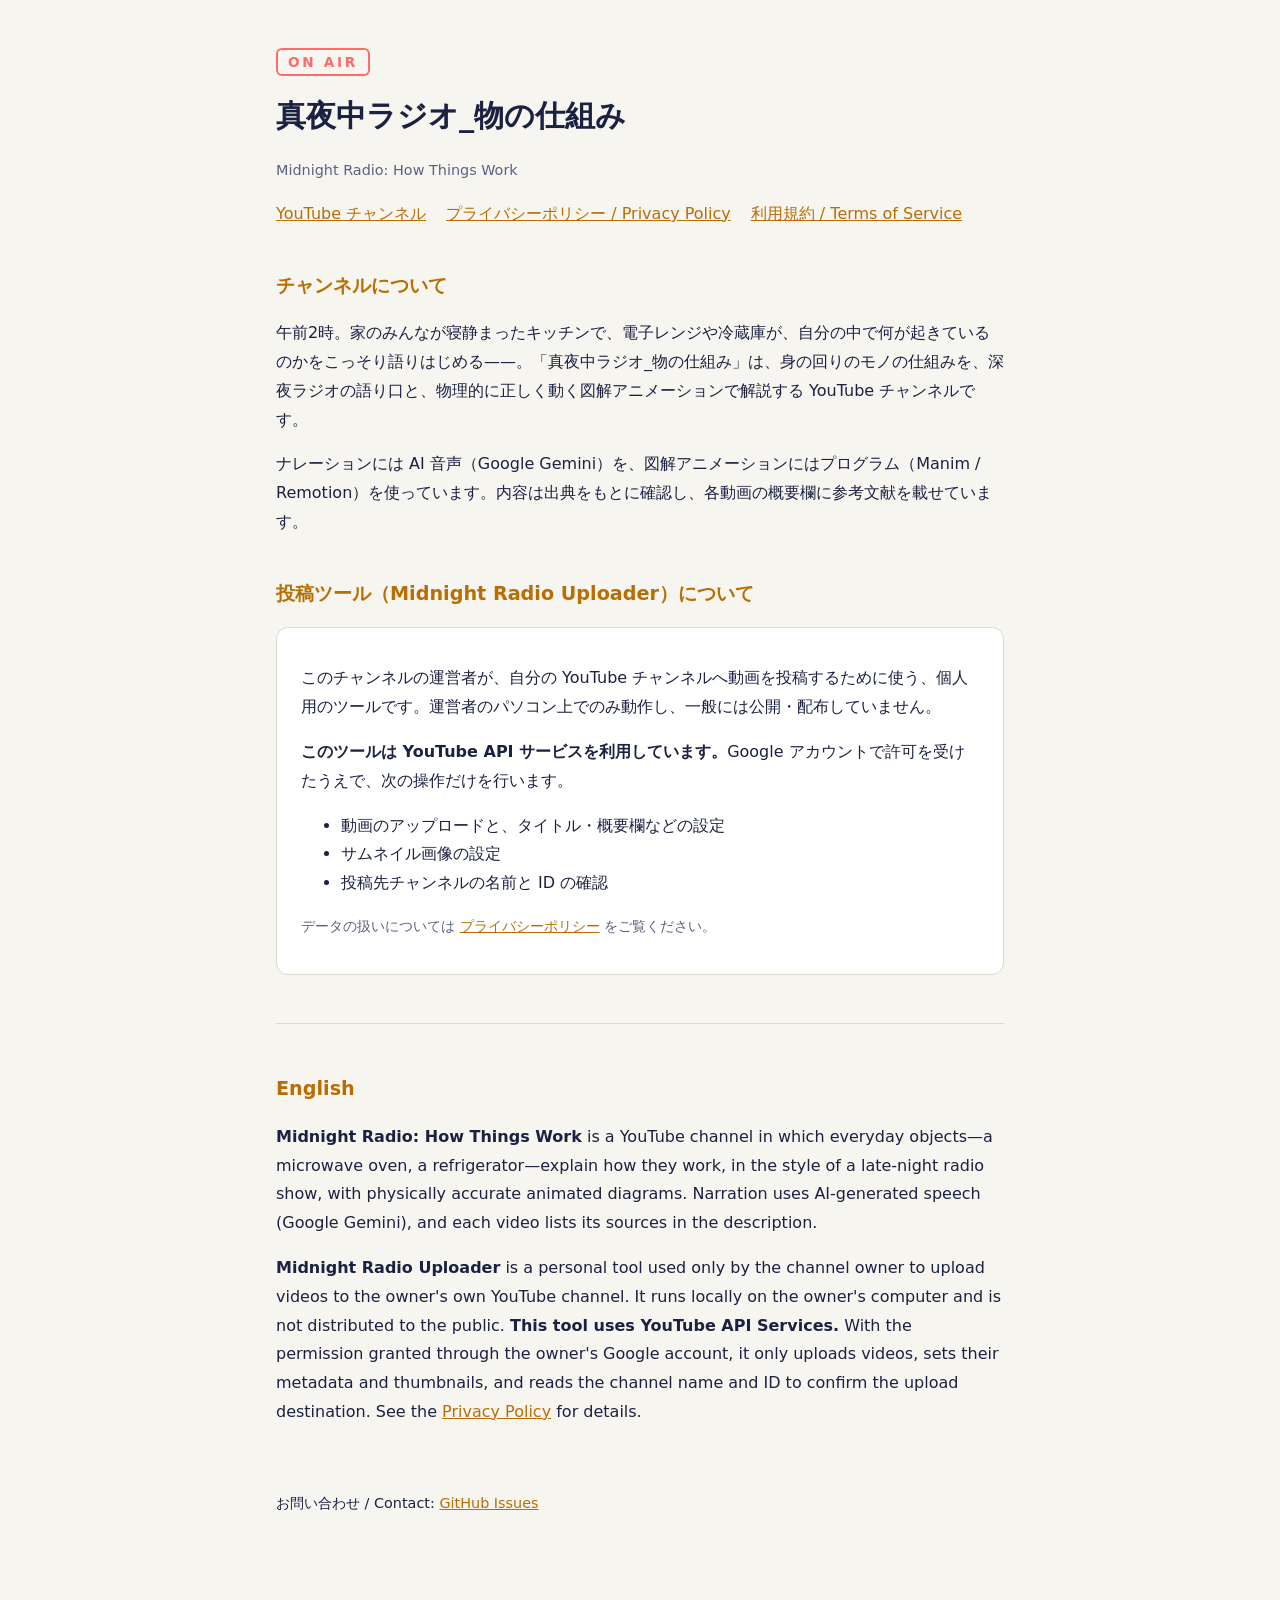
<file: index.html>
<!doctype html>
<html lang="ja">
<head>
<meta charset="utf-8">
<meta name="viewport" content="width=device-width, initial-scale=1">
<title>真夜中ラジオ 物の仕組み</title>
<meta name="description" content="身の回りのモノが午前2時に自分の仕組みを語る、深夜ラジオ風の解説チャンネル「真夜中ラジオ_物の仕組み」と、その投稿ツールの案内です。">
<link rel="stylesheet" href="style.css">
</head>
<body>
<main>
  <header>
    <span class="onair">ON AIR</span>
    <h1>真夜中ラジオ_物の仕組み</h1>
    <p class="muted">Midnight Radio: How Things Work</p>
    <nav>
      <a href="https://www.youtube.com/channel/UCm-f5MFN_qxzpb3WOJ0mrtg">YouTube チャンネル</a>
      <a href="privacy.html">プライバシーポリシー / Privacy Policy</a>
      <a href="terms.html">利用規約 / Terms of Service</a>
    </nav>
  </header>

  <h2>チャンネルについて</h2>
  <p>午前2時。家のみんなが寝静まったキッチンで、電子レンジや冷蔵庫が、自分の中で何が起きているのかをこっそり語りはじめる——。「真夜中ラジオ_物の仕組み」は、身の回りのモノの仕組みを、深夜ラジオの語り口と、物理的に正しく動く図解アニメーションで解説する YouTube チャンネルです。</p>
  <p>ナレーションには AI 音声（Google Gemini）を、図解アニメーションにはプログラム（Manim / Remotion）を使っています。内容は出典をもとに確認し、各動画の概要欄に参考文献を載せています。</p>

  <h2>投稿ツール（Midnight Radio Uploader）について</h2>
  <div class="card">
    <p>このチャンネルの運営者が、自分の YouTube チャンネルへ動画を投稿するために使う、個人用のツールです。運営者のパソコン上でのみ動作し、一般には公開・配布していません。</p>
    <p><strong>このツールは YouTube API サービスを利用しています。</strong>Google アカウントで許可を受けたうえで、次の操作だけを行います。</p>
    <ul>
      <li>動画のアップロードと、タイトル・概要欄などの設定</li>
      <li>サムネイル画像の設定</li>
      <li>投稿先チャンネルの名前と ID の確認</li>
    </ul>
    <p class="muted">データの扱いについては <a href="privacy.html">プライバシーポリシー</a> をご覧ください。</p>
  </div>

  <hr>

  <h2>English</h2>
  <p><strong>Midnight Radio: How Things Work</strong> is a YouTube channel in which everyday objects—a microwave oven, a refrigerator—explain how they work, in the style of a late-night radio show, with physically accurate animated diagrams. Narration uses AI-generated speech (Google Gemini), and each video lists its sources in the description.</p>
  <p><strong>Midnight Radio Uploader</strong> is a personal tool used only by the channel owner to upload videos to the owner's own YouTube channel. It runs locally on the owner's computer and is not distributed to the public. <strong>This tool uses YouTube API Services.</strong> With the permission granted through the owner's Google account, it only uploads videos, sets their metadata and thumbnails, and reads the channel name and ID to confirm the upload destination. See the <a href="privacy.html">Privacy Policy</a> for details.</p>

  <footer class="muted">
    <p>お問い合わせ / Contact: <a href="https://github.com/kyomshiro/midnight-radio/issues">GitHub Issues</a></p>
  </footer>
</main>
</body>
</html>
</file>
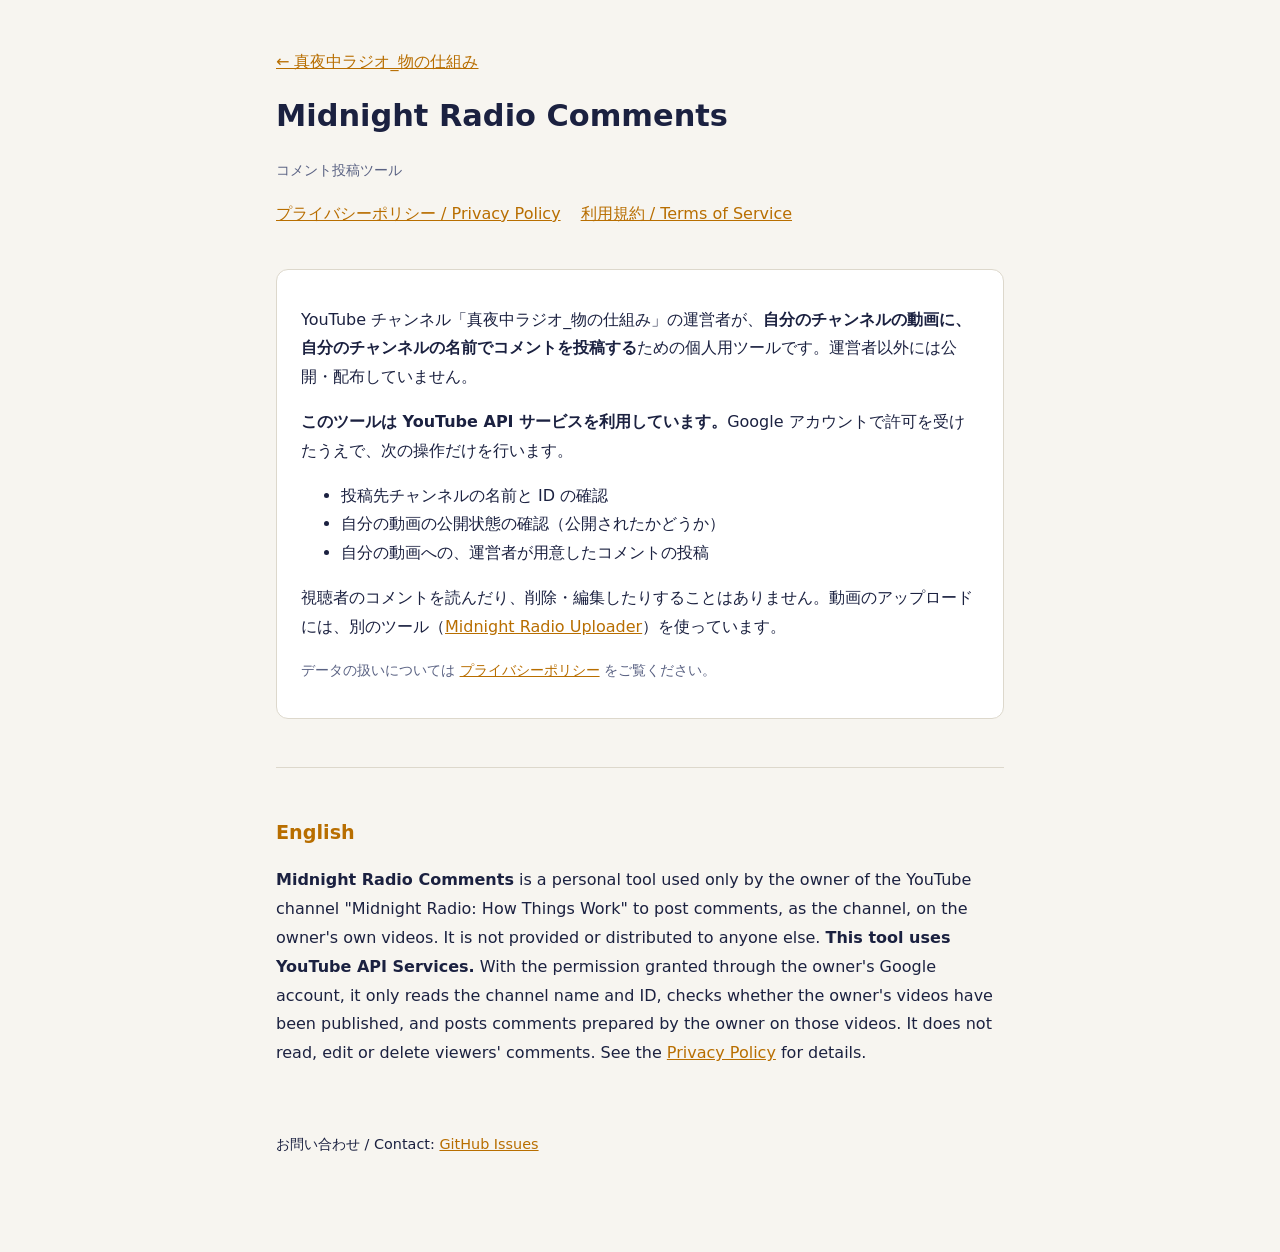
<file: comments/index.html>
<!doctype html>
<html lang="ja">
<head>
<meta charset="utf-8">
<meta name="viewport" content="width=device-width, initial-scale=1">
<title>Midnight Radio Comments</title>
<meta name="description" content="チャンネル「真夜中ラジオ_物の仕組み」の運営者が、自分の動画にコメントを投稿するための個人用ツール Midnight Radio Comments の案内です。">
<link rel="stylesheet" href="../style.css">
</head>
<body>
<main>
  <header>
    <a href="../index.html">← 真夜中ラジオ_物の仕組み</a>
    <h1>Midnight Radio Comments</h1>
    <p class="muted">コメント投稿ツール</p>
    <nav>
      <a href="privacy.html">プライバシーポリシー / Privacy Policy</a>
      <a href="terms.html">利用規約 / Terms of Service</a>
    </nav>
  </header>

  <div class="card">
    <p>YouTube チャンネル「真夜中ラジオ_物の仕組み」の運営者が、<strong>自分のチャンネルの動画に、自分のチャンネルの名前でコメントを投稿する</strong>ための個人用ツールです。運営者以外には公開・配布していません。</p>
    <p><strong>このツールは YouTube API サービスを利用しています。</strong>Google アカウントで許可を受けたうえで、次の操作だけを行います。</p>
    <ul>
      <li>投稿先チャンネルの名前と ID の確認</li>
      <li>自分の動画の公開状態の確認（公開されたかどうか）</li>
      <li>自分の動画への、運営者が用意したコメントの投稿</li>
    </ul>
    <p>視聴者のコメントを読んだり、削除・編集したりすることはありません。動画のアップロードには、別のツール（<a href="../index.html">Midnight Radio Uploader</a>）を使っています。</p>
    <p class="muted">データの扱いについては <a href="privacy.html">プライバシーポリシー</a> をご覧ください。</p>
  </div>

  <hr>

  <h2>English</h2>
  <p><strong>Midnight Radio Comments</strong> is a personal tool used only by the owner of the YouTube channel "Midnight Radio: How Things Work" to post comments, as the channel, on the owner's own videos. It is not provided or distributed to anyone else. <strong>This tool uses YouTube API Services.</strong> With the permission granted through the owner's Google account, it only reads the channel name and ID, checks whether the owner's videos have been published, and posts comments prepared by the owner on those videos. It does not read, edit or delete viewers' comments. See the <a href="privacy.html">Privacy Policy</a> for details.</p>

  <footer class="muted">
    <p>お問い合わせ / Contact: <a href="https://github.com/kyomshiro/midnight-radio/issues">GitHub Issues</a></p>
  </footer>
</main>
</body>
</html>
</file>
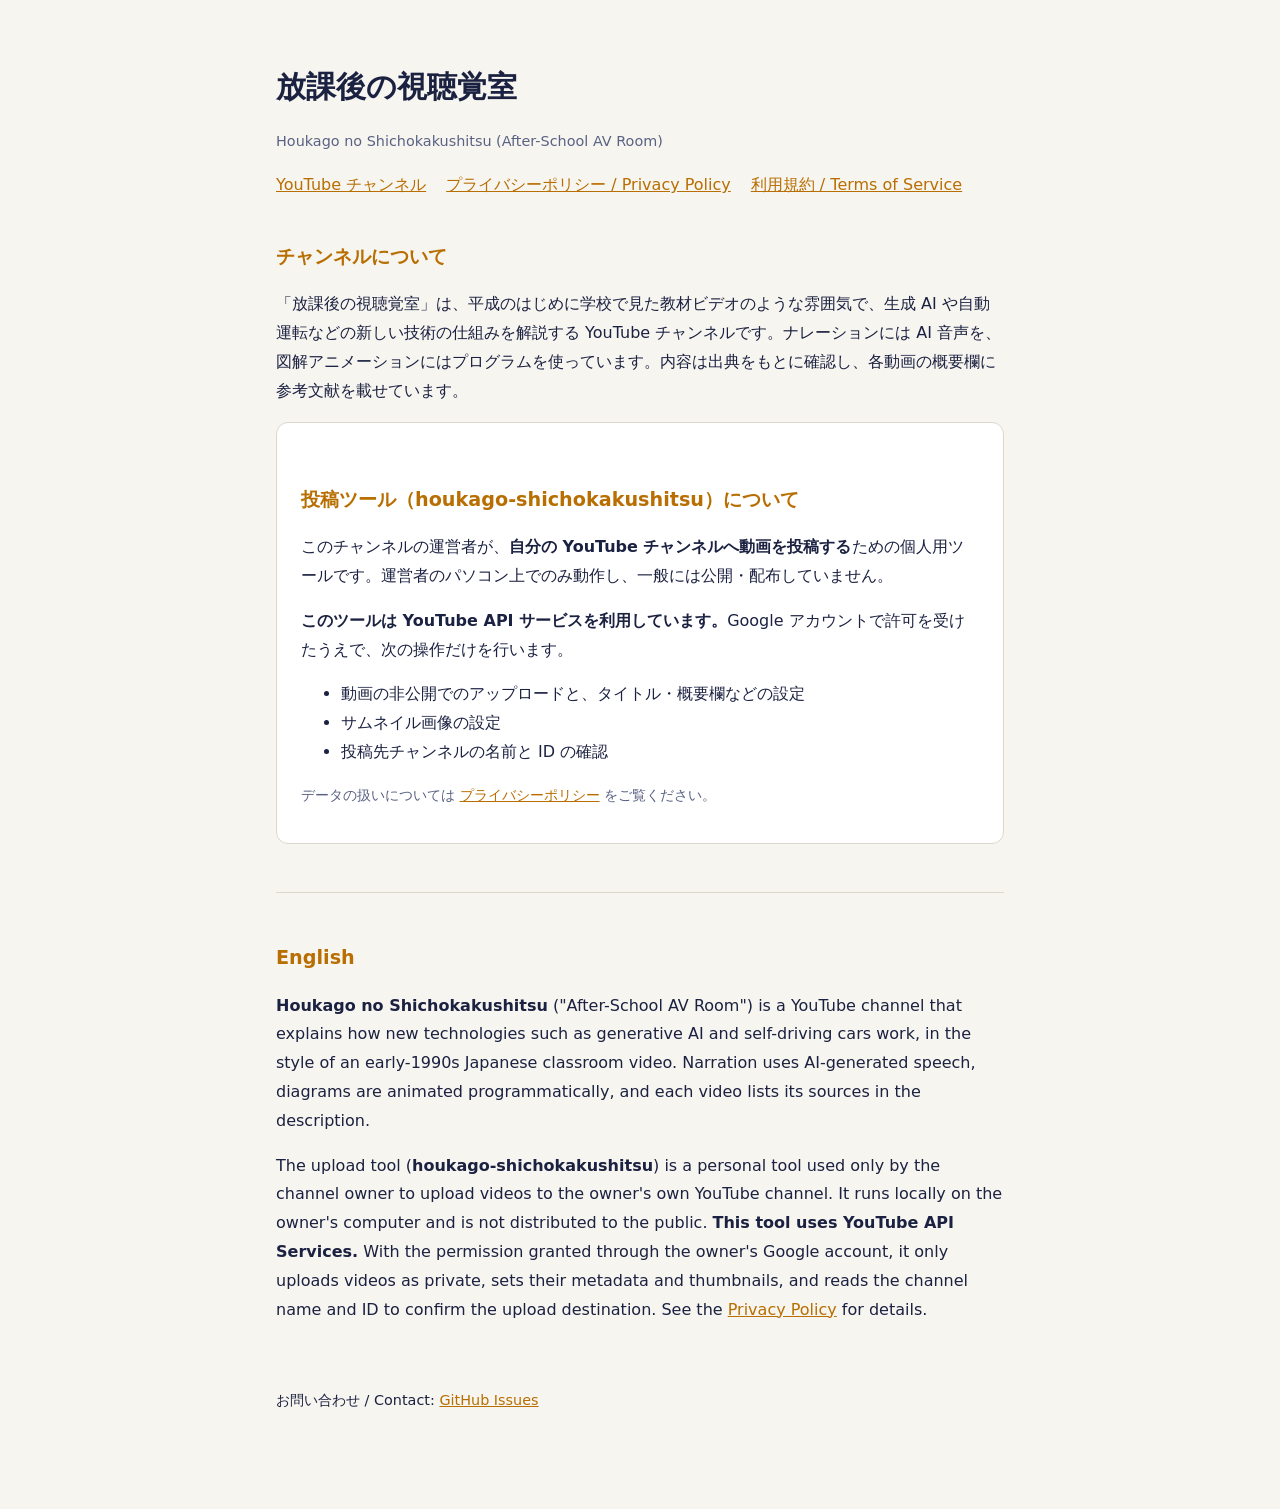
<file: houkago/index.html>
<!doctype html>
<html lang="ja">
<head>
<meta charset="utf-8">
<meta name="viewport" content="width=device-width, initial-scale=1">
<title>放課後の視聴覚室 Uploader</title>
<meta name="description" content="YouTube チャンネル「放課後の視聴覚室」の運営者が、自分のチャンネルへ動画を投稿するための個人用ツールの案内です。">
<link rel="stylesheet" href="../style.css">
</head>
<body>
<main>
  <header>
    <h1>放課後の視聴覚室</h1>
    <p class="muted">Houkago no Shichokakushitsu (After-School AV Room)</p>
    <nav>
      <a href="https://www.youtube.com/channel/UCLMV8xHGrjHht36p9a-jDsw">YouTube チャンネル</a>
      <a href="privacy.html">プライバシーポリシー / Privacy Policy</a>
      <a href="terms.html">利用規約 / Terms of Service</a>
    </nav>
  </header>

  <h2>チャンネルについて</h2>
  <p>「放課後の視聴覚室」は、平成のはじめに学校で見た教材ビデオのような雰囲気で、生成 AI や自動運転などの新しい技術の仕組みを解説する YouTube チャンネルです。ナレーションには AI 音声を、図解アニメーションにはプログラムを使っています。内容は出典をもとに確認し、各動画の概要欄に参考文献を載せています。</p>

  <div class="card">
    <h2>投稿ツール（houkago-shichokakushitsu）について</h2>
    <p>このチャンネルの運営者が、<strong>自分の YouTube チャンネルへ動画を投稿する</strong>ための個人用ツールです。運営者のパソコン上でのみ動作し、一般には公開・配布していません。</p>
    <p><strong>このツールは YouTube API サービスを利用しています。</strong>Google アカウントで許可を受けたうえで、次の操作だけを行います。</p>
    <ul>
      <li>動画の非公開でのアップロードと、タイトル・概要欄などの設定</li>
      <li>サムネイル画像の設定</li>
      <li>投稿先チャンネルの名前と ID の確認</li>
    </ul>
    <p class="muted">データの扱いについては <a href="privacy.html">プライバシーポリシー</a> をご覧ください。</p>
  </div>

  <hr>

  <h2>English</h2>
  <p><strong>Houkago no Shichokakushitsu</strong> ("After-School AV Room") is a YouTube channel that explains how new technologies such as generative AI and self-driving cars work, in the style of an early-1990s Japanese classroom video. Narration uses AI-generated speech, diagrams are animated programmatically, and each video lists its sources in the description.</p>
  <p>The upload tool (<strong>houkago-shichokakushitsu</strong>) is a personal tool used only by the channel owner to upload videos to the owner's own YouTube channel. It runs locally on the owner's computer and is not distributed to the public. <strong>This tool uses YouTube API Services.</strong> With the permission granted through the owner's Google account, it only uploads videos as private, sets their metadata and thumbnails, and reads the channel name and ID to confirm the upload destination. See the <a href="privacy.html">Privacy Policy</a> for details.</p>

  <footer class="muted">
    <p>お問い合わせ / Contact: <a href="https://github.com/kyomshiro/midnight-radio/issues">GitHub Issues</a></p>
  </footer>
</main>
</body>
</html>
</file>
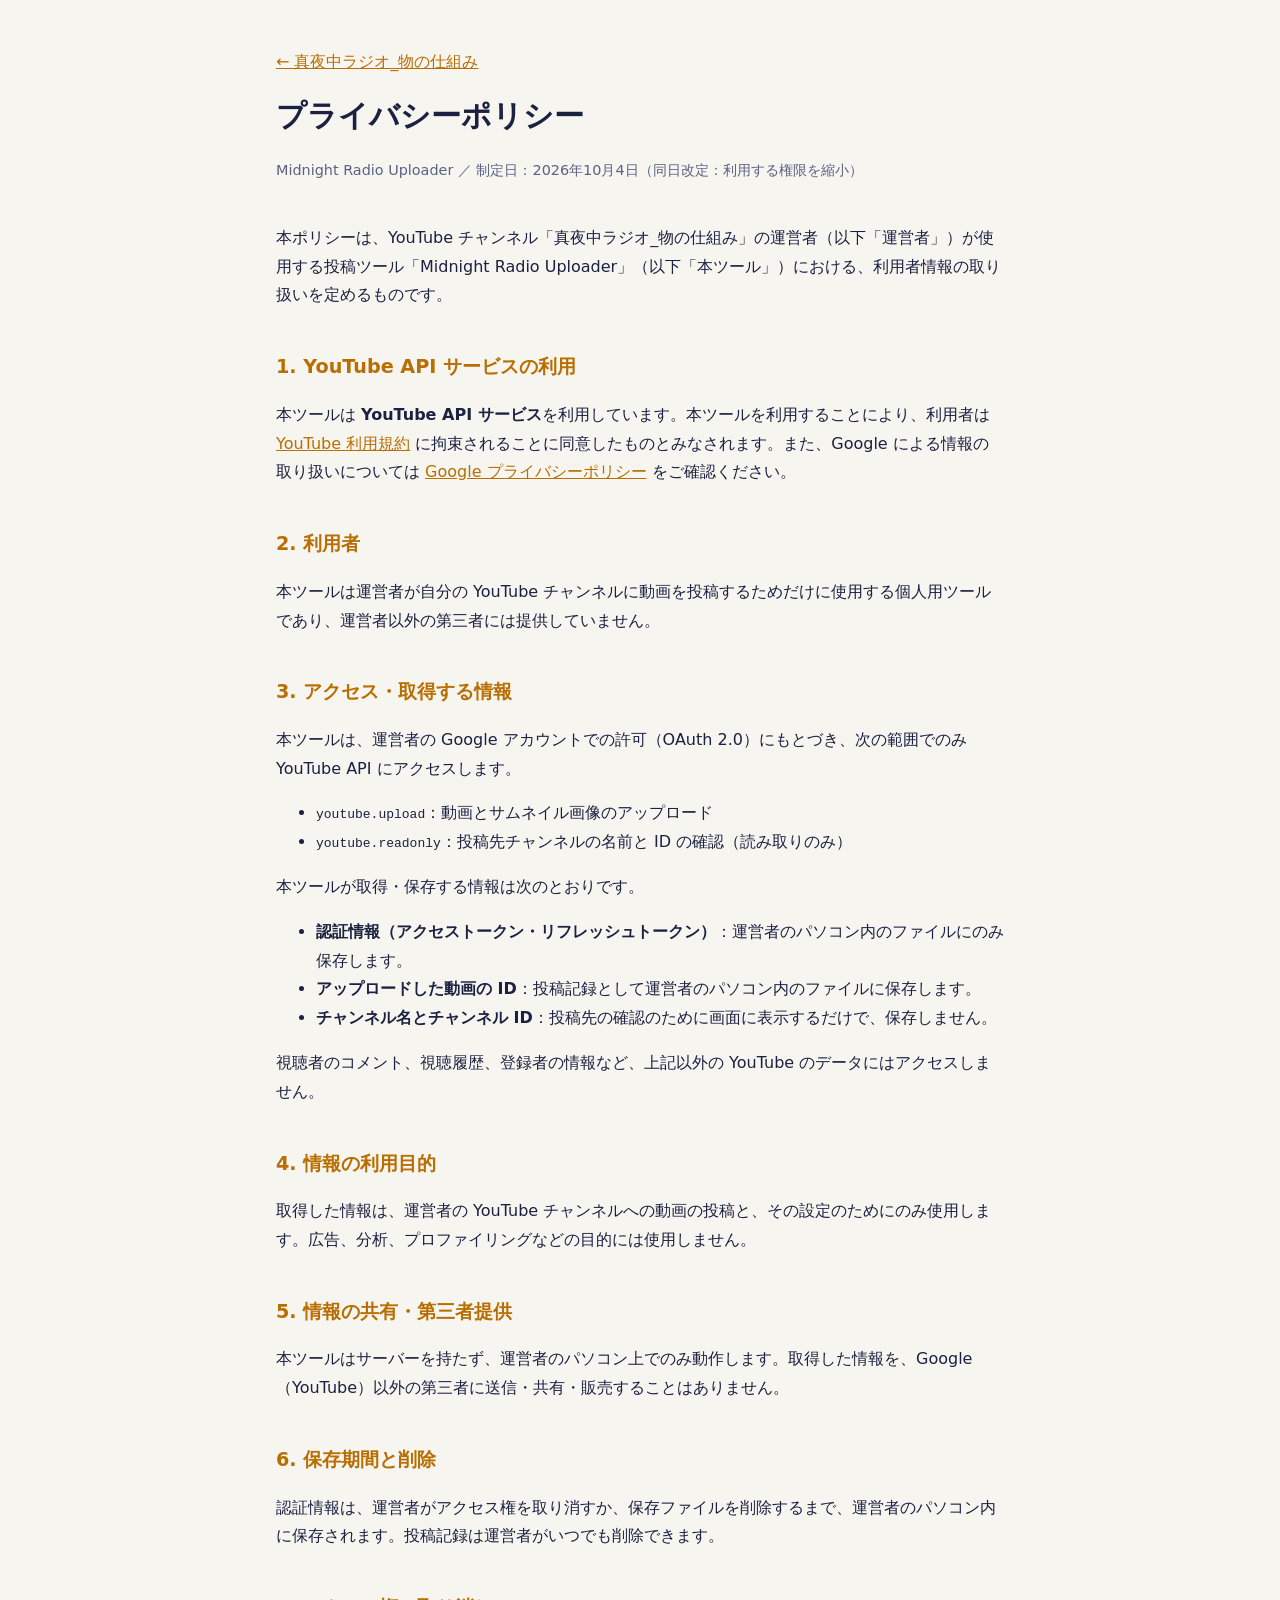
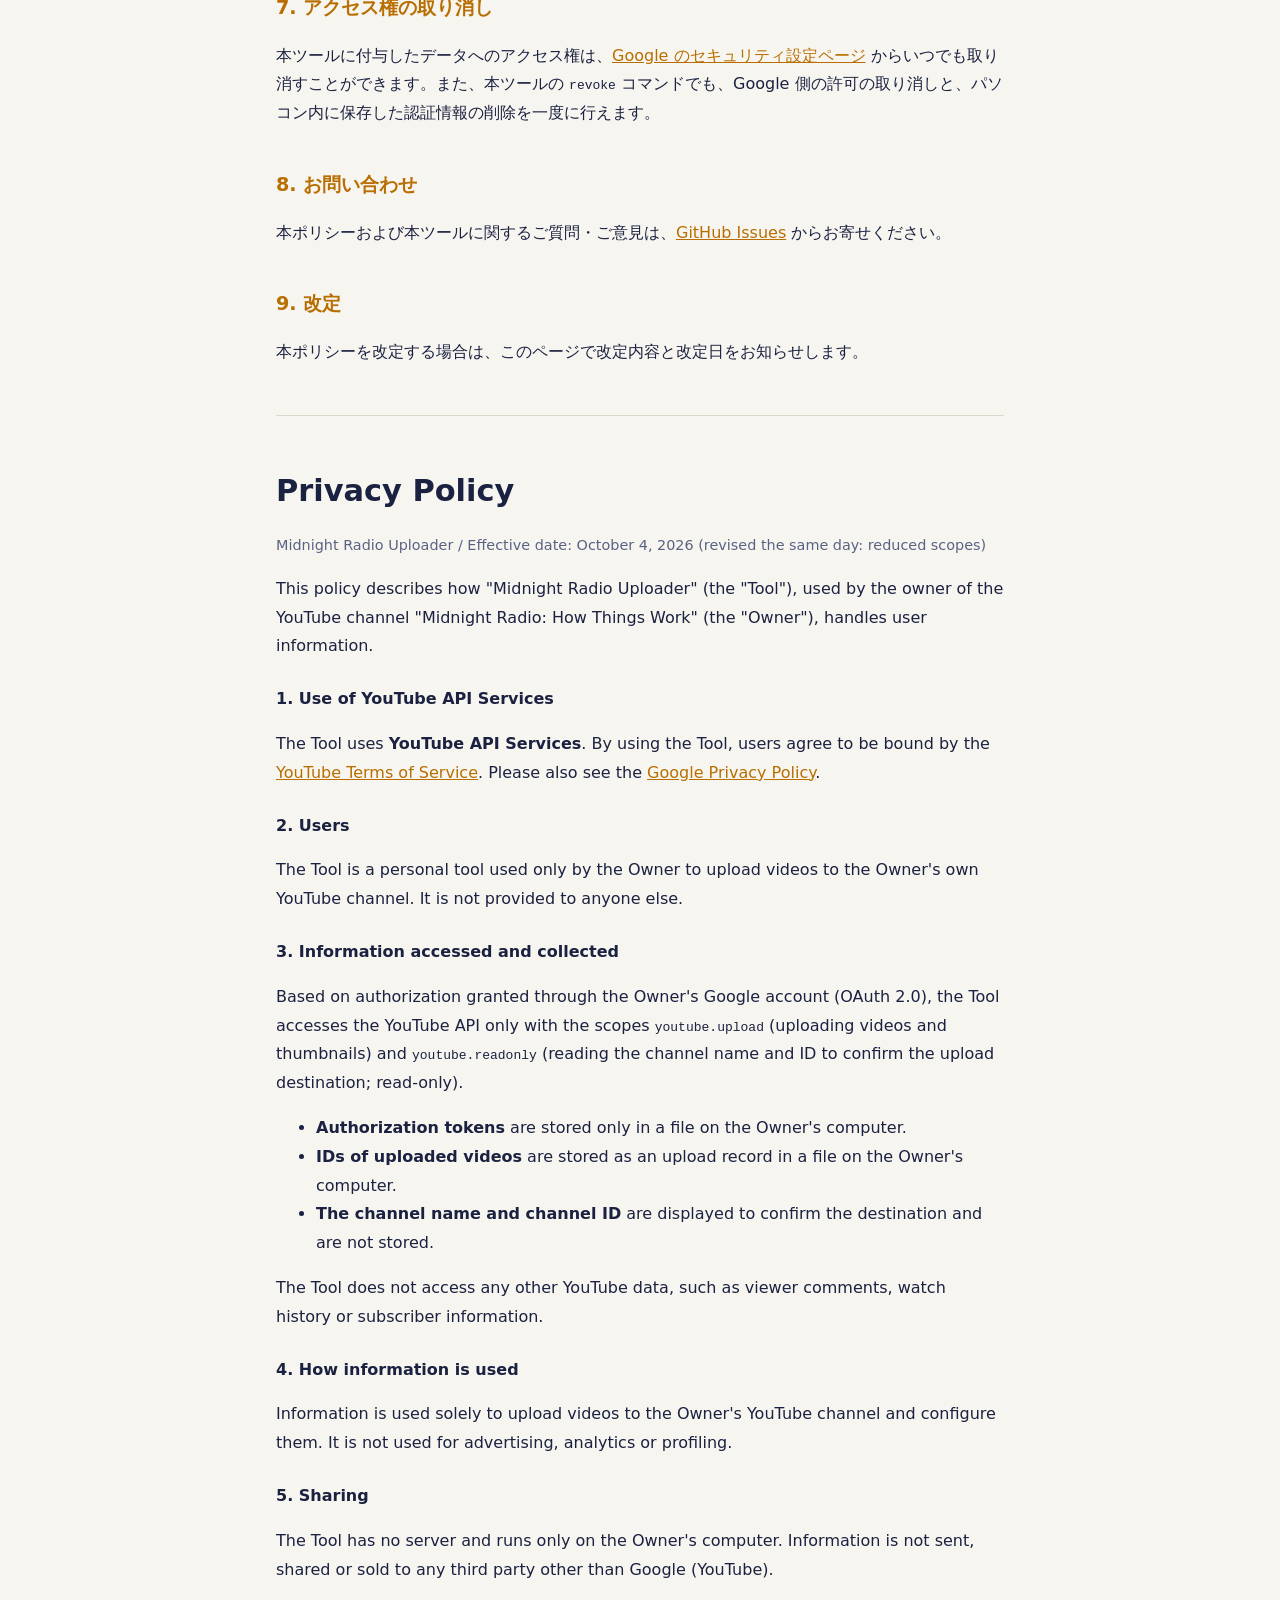
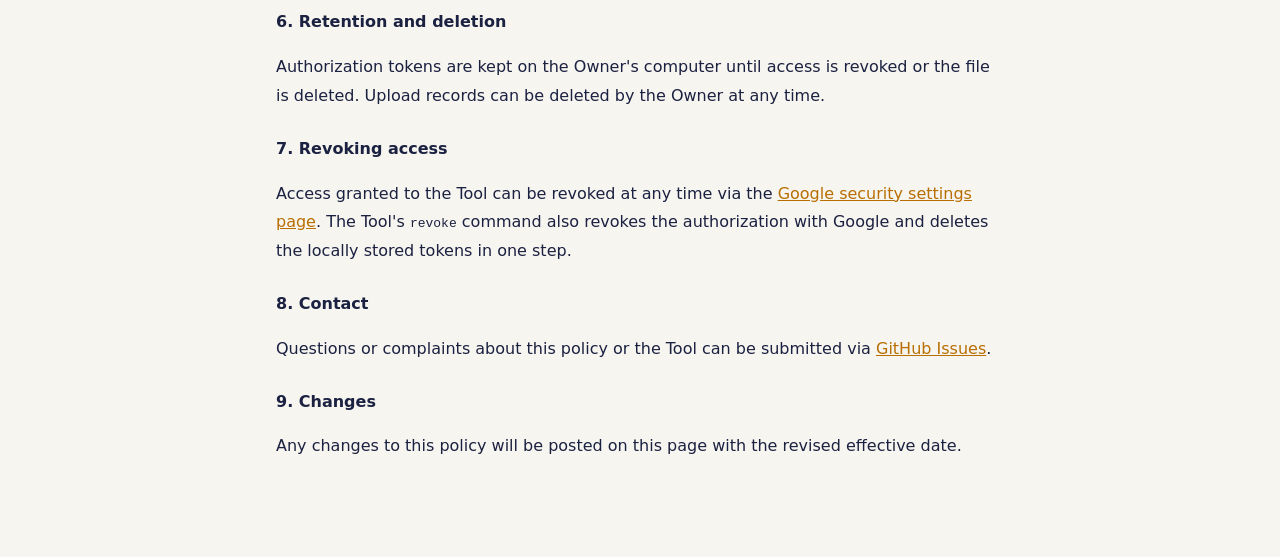
<file: privacy.html>
<!doctype html>
<html lang="ja">
<head>
<meta charset="utf-8">
<meta name="viewport" content="width=device-width, initial-scale=1">
<title>プライバシーポリシー</title>
<meta name="description" content="投稿ツール Midnight Radio Uploader のプライバシーポリシー（YouTube API サービスの利用について）。">
<link rel="stylesheet" href="style.css">
</head>
<body>
<main>
  <header>
    <a href="index.html">← 真夜中ラジオ_物の仕組み</a>
    <h1>プライバシーポリシー</h1>
    <p class="muted">Midnight Radio Uploader ／ 制定日：2026年10月4日（同日改定：利用する権限を縮小）</p>
  </header>

  <p>本ポリシーは、YouTube チャンネル「真夜中ラジオ_物の仕組み」の運営者（以下「運営者」）が使用する投稿ツール「Midnight Radio Uploader」（以下「本ツール」）における、利用者情報の取り扱いを定めるものです。</p>

  <h2>1. YouTube API サービスの利用</h2>
  <p>本ツールは <strong>YouTube API サービス</strong>を利用しています。本ツールを利用することにより、利用者は <a href="https://www.youtube.com/t/terms">YouTube 利用規約</a> に拘束されることに同意したものとみなされます。また、Google による情報の取り扱いについては <a href="http://www.google.com/policies/privacy">Google プライバシーポリシー</a> をご確認ください。</p>

  <h2>2. 利用者</h2>
  <p>本ツールは運営者が自分の YouTube チャンネルに動画を投稿するためだけに使用する個人用ツールであり、運営者以外の第三者には提供していません。</p>

  <h2>3. アクセス・取得する情報</h2>
  <p>本ツールは、運営者の Google アカウントでの許可（OAuth 2.0）にもとづき、次の範囲でのみ YouTube API にアクセスします。</p>
  <ul>
    <li><code>youtube.upload</code>：動画とサムネイル画像のアップロード</li>
    <li><code>youtube.readonly</code>：投稿先チャンネルの名前と ID の確認（読み取りのみ）</li>
  </ul>
  <p>本ツールが取得・保存する情報は次のとおりです。</p>
  <ul>
    <li><strong>認証情報（アクセストークン・リフレッシュトークン）</strong>：運営者のパソコン内のファイルにのみ保存します。</li>
    <li><strong>アップロードした動画の ID</strong>：投稿記録として運営者のパソコン内のファイルに保存します。</li>
    <li><strong>チャンネル名とチャンネル ID</strong>：投稿先の確認のために画面に表示するだけで、保存しません。</li>
  </ul>
  <p>視聴者のコメント、視聴履歴、登録者の情報など、上記以外の YouTube のデータにはアクセスしません。</p>

  <h2>4. 情報の利用目的</h2>
  <p>取得した情報は、運営者の YouTube チャンネルへの動画の投稿と、その設定のためにのみ使用します。広告、分析、プロファイリングなどの目的には使用しません。</p>

  <h2>5. 情報の共有・第三者提供</h2>
  <p>本ツールはサーバーを持たず、運営者のパソコン上でのみ動作します。取得した情報を、Google（YouTube）以外の第三者に送信・共有・販売することはありません。</p>

  <h2>6. 保存期間と削除</h2>
  <p>認証情報は、運営者がアクセス権を取り消すか、保存ファイルを削除するまで、運営者のパソコン内に保存されます。投稿記録は運営者がいつでも削除できます。</p>

  <h2>7. アクセス権の取り消し</h2>
  <p>本ツールに付与したデータへのアクセス権は、<a href="https://security.google.com/settings/security/permissions">Google のセキュリティ設定ページ</a> からいつでも取り消すことができます。また、本ツールの <code>revoke</code> コマンドでも、Google 側の許可の取り消しと、パソコン内に保存した認証情報の削除を一度に行えます。</p>

  <h2>8. お問い合わせ</h2>
  <p>本ポリシーおよび本ツールに関するご質問・ご意見は、<a href="https://github.com/kyomshiro/midnight-radio/issues">GitHub Issues</a> からお寄せください。</p>

  <h2>9. 改定</h2>
  <p>本ポリシーを改定する場合は、このページで改定内容と改定日をお知らせします。</p>

  <hr>

  <h1 lang="en">Privacy Policy</h1>
  <div lang="en">
  <p class="muted">Midnight Radio Uploader / Effective date: October 4, 2026 (revised the same day: reduced scopes)</p>
  <p>This policy describes how "Midnight Radio Uploader" (the "Tool"), used by the owner of the YouTube channel "Midnight Radio: How Things Work" (the "Owner"), handles user information.</p>

  <h3>1. Use of YouTube API Services</h3>
  <p>The Tool uses <strong>YouTube API Services</strong>. By using the Tool, users agree to be bound by the <a href="https://www.youtube.com/t/terms">YouTube Terms of Service</a>. Please also see the <a href="http://www.google.com/policies/privacy">Google Privacy Policy</a>.</p>

  <h3>2. Users</h3>
  <p>The Tool is a personal tool used only by the Owner to upload videos to the Owner's own YouTube channel. It is not provided to anyone else.</p>

  <h3>3. Information accessed and collected</h3>
  <p>Based on authorization granted through the Owner's Google account (OAuth 2.0), the Tool accesses the YouTube API only with the scopes <code>youtube.upload</code> (uploading videos and thumbnails) and <code>youtube.readonly</code> (reading the channel name and ID to confirm the upload destination; read-only).</p>
  <ul>
    <li><strong>Authorization tokens</strong> are stored only in a file on the Owner's computer.</li>
    <li><strong>IDs of uploaded videos</strong> are stored as an upload record in a file on the Owner's computer.</li>
    <li><strong>The channel name and channel ID</strong> are displayed to confirm the destination and are not stored.</li>
  </ul>
  <p>The Tool does not access any other YouTube data, such as viewer comments, watch history or subscriber information.</p>

  <h3>4. How information is used</h3>
  <p>Information is used solely to upload videos to the Owner's YouTube channel and configure them. It is not used for advertising, analytics or profiling.</p>

  <h3>5. Sharing</h3>
  <p>The Tool has no server and runs only on the Owner's computer. Information is not sent, shared or sold to any third party other than Google (YouTube).</p>

  <h3>6. Retention and deletion</h3>
  <p>Authorization tokens are kept on the Owner's computer until access is revoked or the file is deleted. Upload records can be deleted by the Owner at any time.</p>

  <h3>7. Revoking access</h3>
  <p>Access granted to the Tool can be revoked at any time via the <a href="https://security.google.com/settings/security/permissions">Google security settings page</a>. The Tool's <code>revoke</code> command also revokes the authorization with Google and deletes the locally stored tokens in one step.</p>

  <h3>8. Contact</h3>
  <p>Questions or complaints about this policy or the Tool can be submitted via <a href="https://github.com/kyomshiro/midnight-radio/issues">GitHub Issues</a>.</p>

  <h3>9. Changes</h3>
  <p>Any changes to this policy will be posted on this page with the revised effective date.</p>
  </div>
</main>
</body>
</html>
</file>
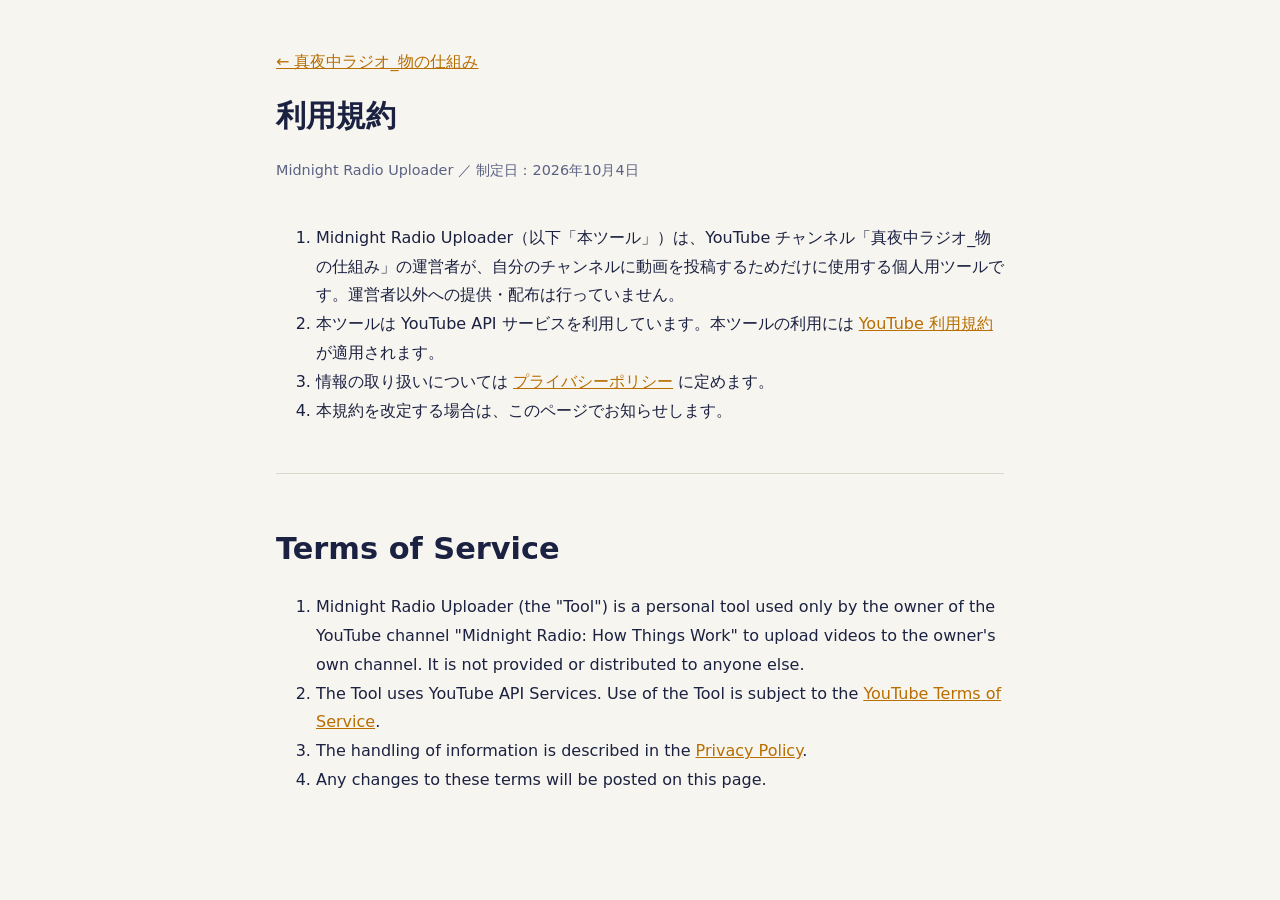
<file: terms.html>
<!doctype html>
<html lang="ja">
<head>
<meta charset="utf-8">
<meta name="viewport" content="width=device-width, initial-scale=1">
<title>利用規約</title>
<meta name="description" content="投稿ツール Midnight Radio Uploader の利用規約。">
<link rel="stylesheet" href="style.css">
</head>
<body>
<main>
  <header>
    <a href="index.html">← 真夜中ラジオ_物の仕組み</a>
    <h1>利用規約</h1>
    <p class="muted">Midnight Radio Uploader ／ 制定日：2026年10月4日</p>
  </header>

  <ol>
    <li>Midnight Radio Uploader（以下「本ツール」）は、YouTube チャンネル「真夜中ラジオ_物の仕組み」の運営者が、自分のチャンネルに動画を投稿するためだけに使用する個人用ツールです。運営者以外への提供・配布は行っていません。</li>
    <li>本ツールは YouTube API サービスを利用しています。本ツールの利用には <a href="https://www.youtube.com/t/terms">YouTube 利用規約</a> が適用されます。</li>
    <li>情報の取り扱いについては <a href="privacy.html">プライバシーポリシー</a> に定めます。</li>
    <li>本規約を改定する場合は、このページでお知らせします。</li>
  </ol>

  <hr>

  <h1 lang="en">Terms of Service</h1>
  <ol lang="en">
    <li>Midnight Radio Uploader (the "Tool") is a personal tool used only by the owner of the YouTube channel "Midnight Radio: How Things Work" to upload videos to the owner's own channel. It is not provided or distributed to anyone else.</li>
    <li>The Tool uses YouTube API Services. Use of the Tool is subject to the <a href="https://www.youtube.com/t/terms">YouTube Terms of Service</a>.</li>
    <li>The handling of information is described in the <a href="privacy.html">Privacy Policy</a>.</li>
    <li>Any changes to these terms will be posted on this page.</li>
  </ol>
</main>
</body>
</html>
</file>
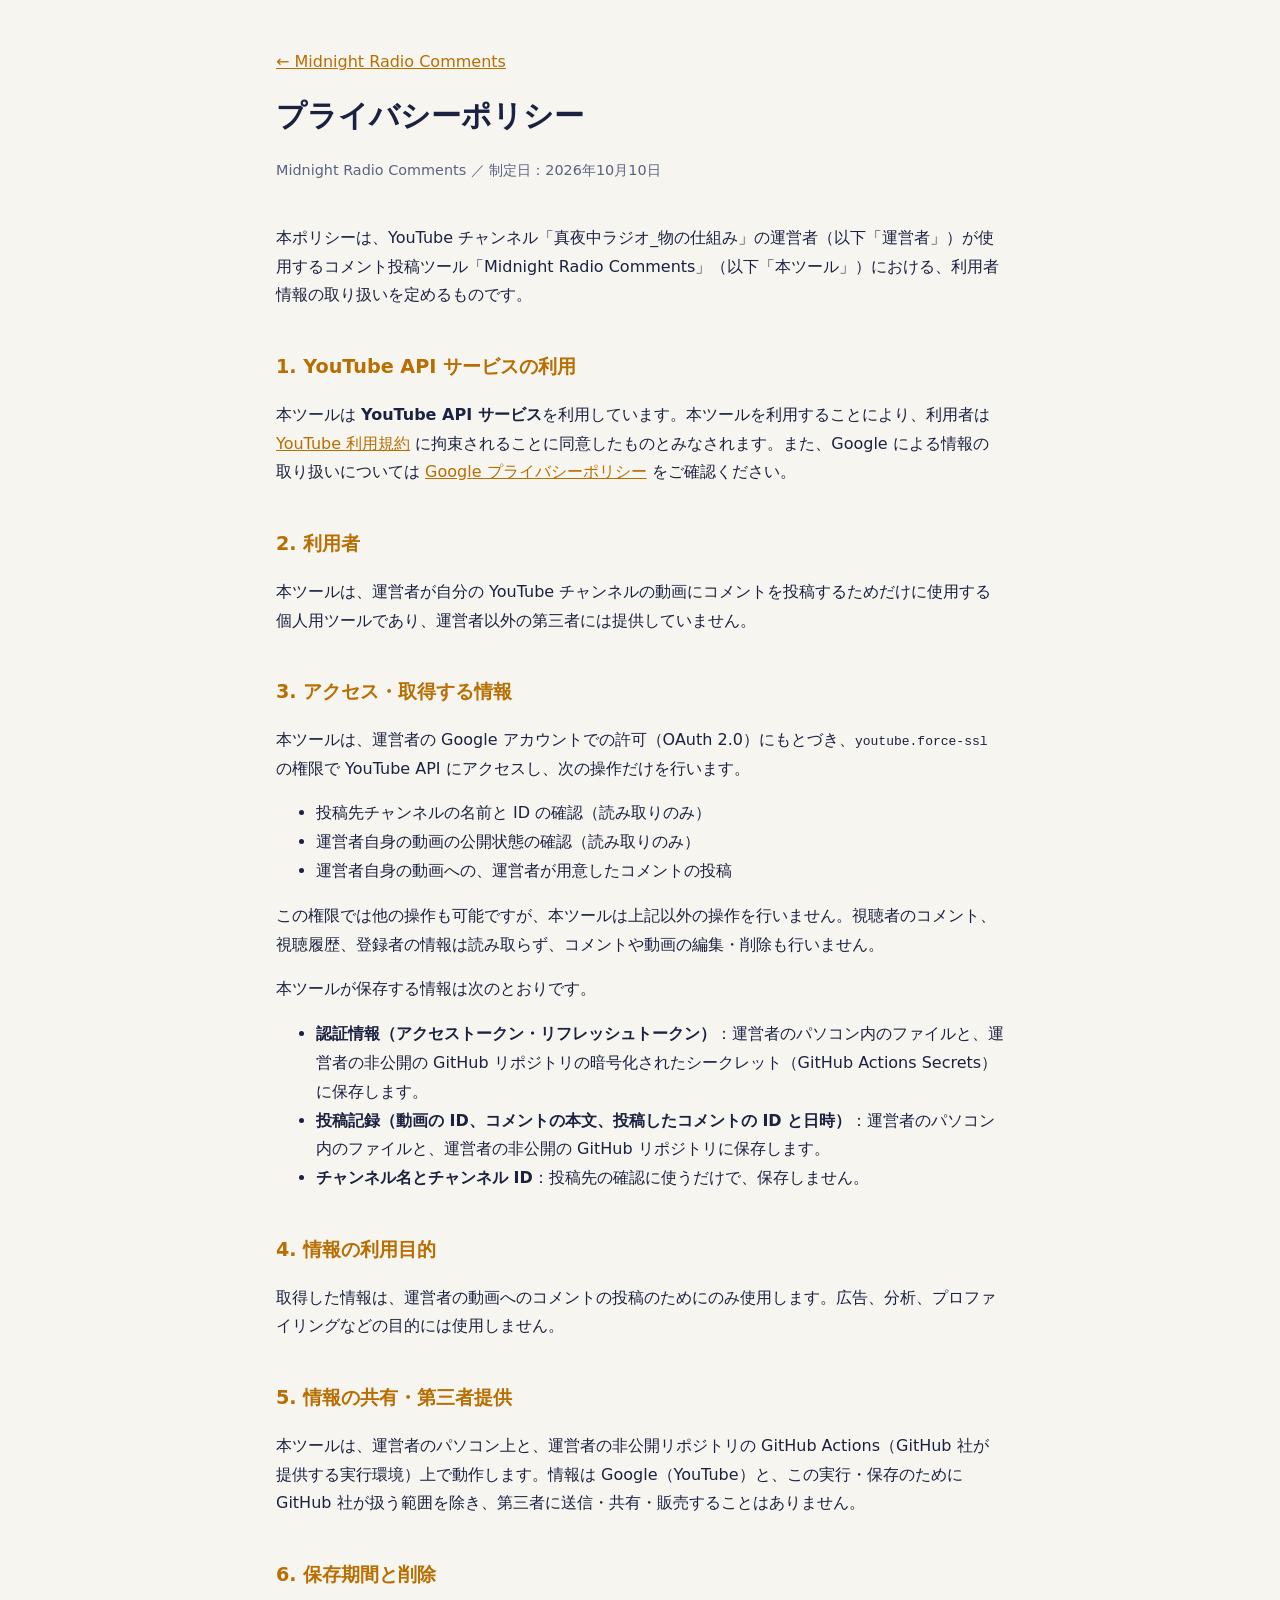
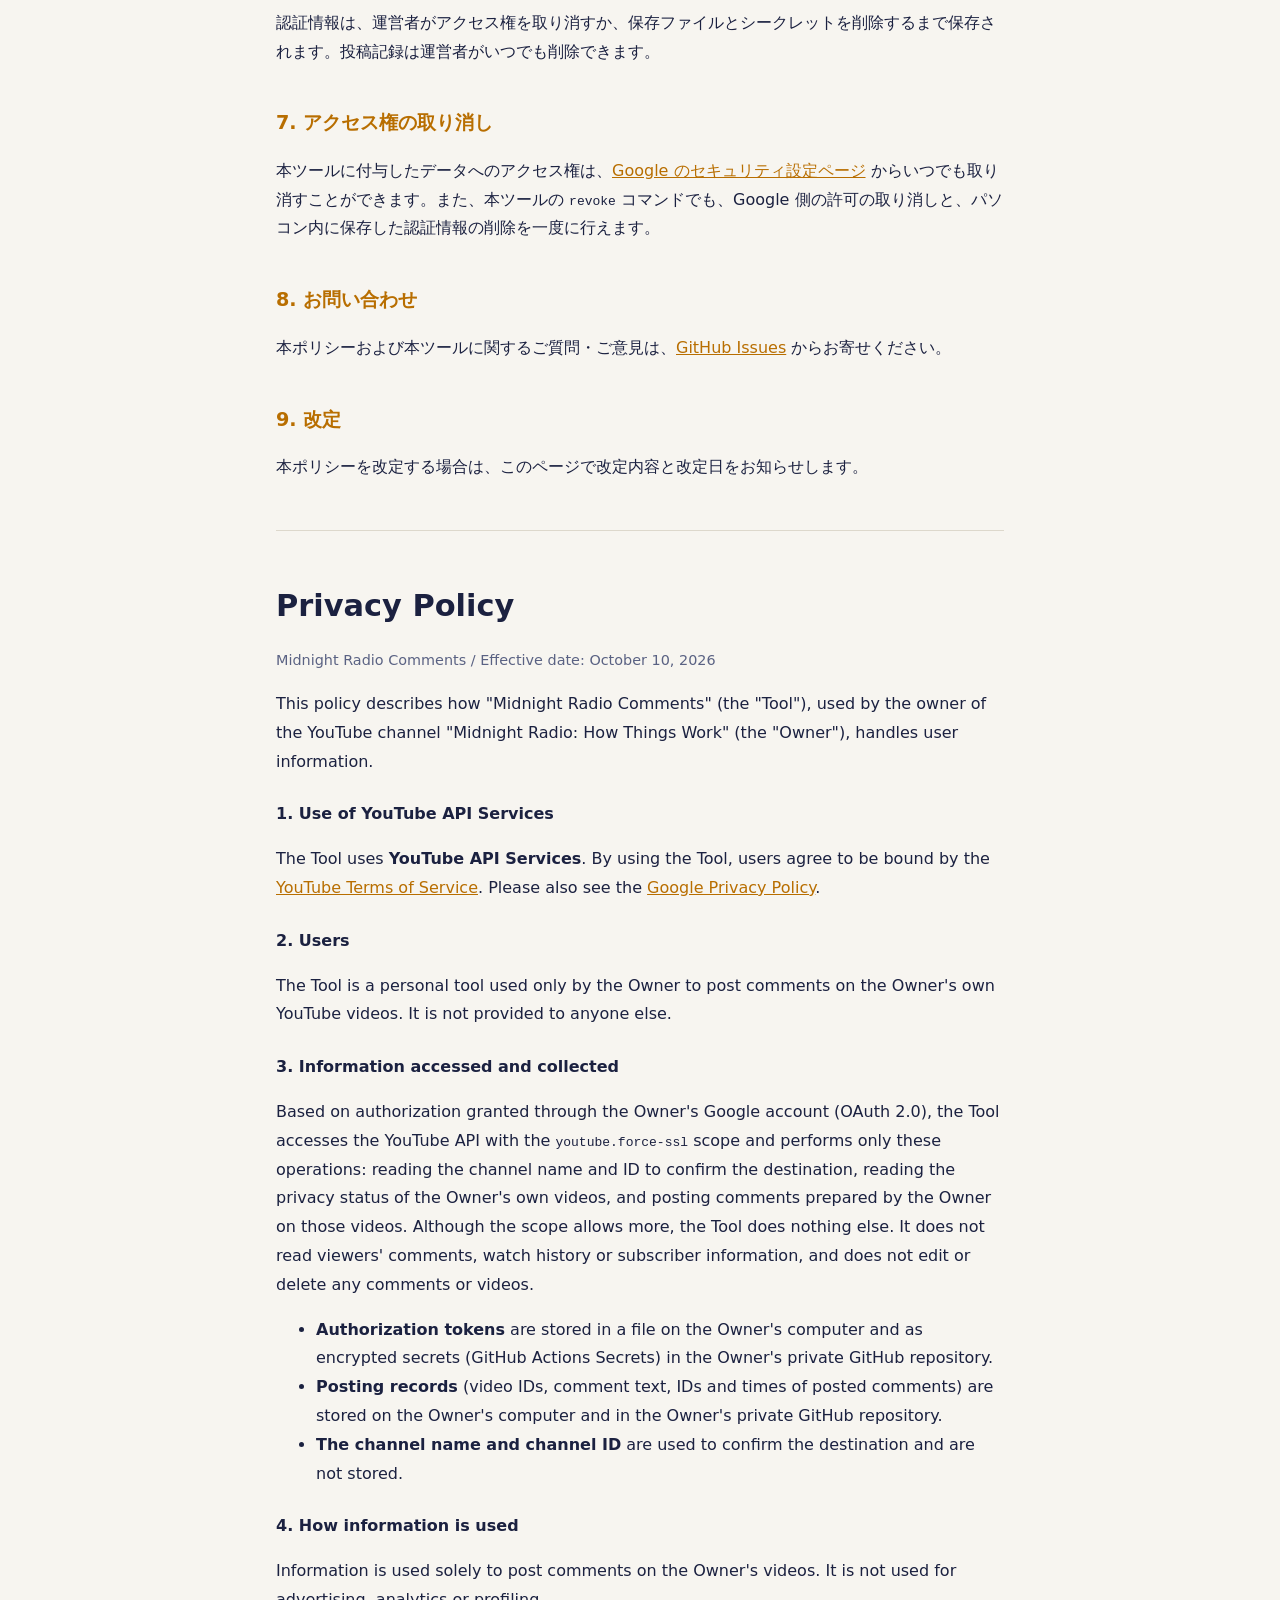
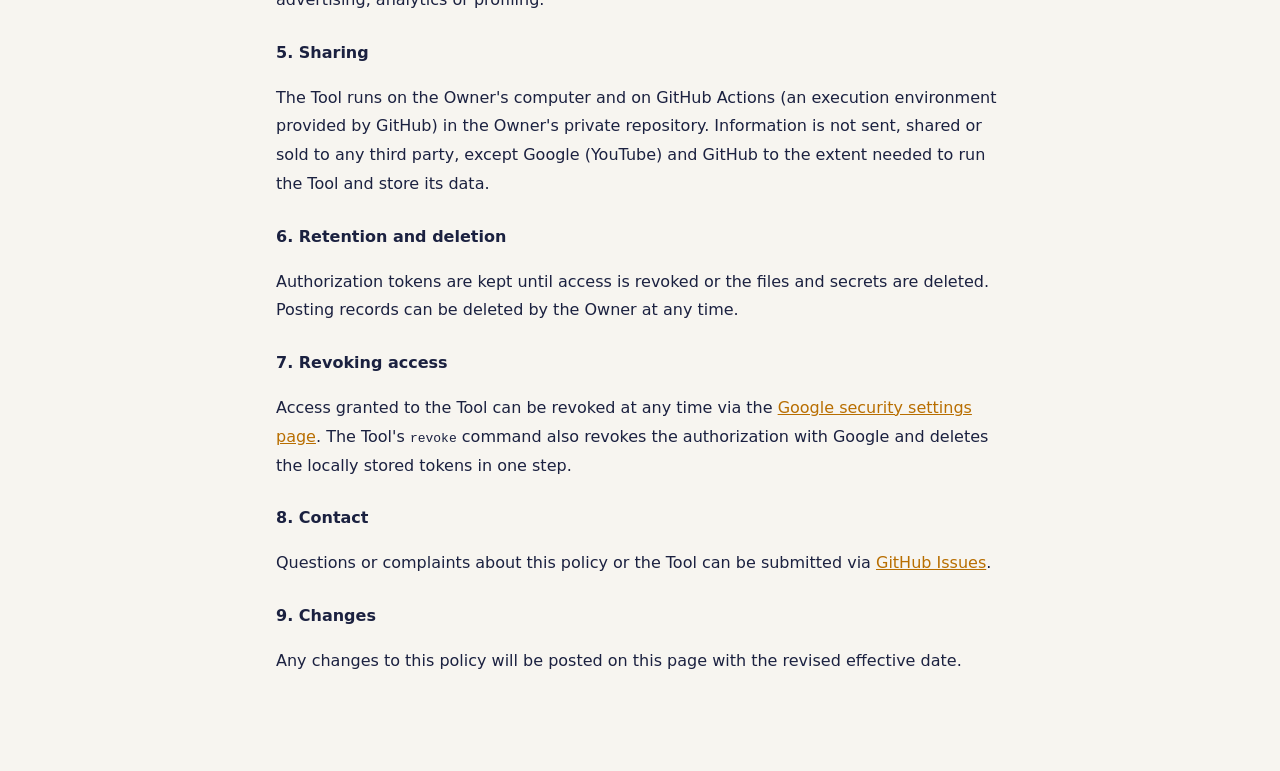
<file: comments/privacy.html>
<!doctype html>
<html lang="ja">
<head>
<meta charset="utf-8">
<meta name="viewport" content="width=device-width, initial-scale=1">
<title>プライバシーポリシー</title>
<meta name="description" content="コメント投稿ツール Midnight Radio Comments のプライバシーポリシー（YouTube API サービスの利用について）。">
<link rel="stylesheet" href="../style.css">
</head>
<body>
<main>
  <header>
    <a href="index.html">← Midnight Radio Comments</a>
    <h1>プライバシーポリシー</h1>
    <p class="muted">Midnight Radio Comments ／ 制定日：2026年10月10日</p>
  </header>

  <p>本ポリシーは、YouTube チャンネル「真夜中ラジオ_物の仕組み」の運営者（以下「運営者」）が使用するコメント投稿ツール「Midnight Radio Comments」（以下「本ツール」）における、利用者情報の取り扱いを定めるものです。</p>

  <h2>1. YouTube API サービスの利用</h2>
  <p>本ツールは <strong>YouTube API サービス</strong>を利用しています。本ツールを利用することにより、利用者は <a href="https://www.youtube.com/t/terms">YouTube 利用規約</a> に拘束されることに同意したものとみなされます。また、Google による情報の取り扱いについては <a href="http://www.google.com/policies/privacy">Google プライバシーポリシー</a> をご確認ください。</p>

  <h2>2. 利用者</h2>
  <p>本ツールは、運営者が自分の YouTube チャンネルの動画にコメントを投稿するためだけに使用する個人用ツールであり、運営者以外の第三者には提供していません。</p>

  <h2>3. アクセス・取得する情報</h2>
  <p>本ツールは、運営者の Google アカウントでの許可（OAuth 2.0）にもとづき、<code>youtube.force-ssl</code> の権限で YouTube API にアクセスし、次の操作だけを行います。</p>
  <ul>
    <li>投稿先チャンネルの名前と ID の確認（読み取りのみ）</li>
    <li>運営者自身の動画の公開状態の確認（読み取りのみ）</li>
    <li>運営者自身の動画への、運営者が用意したコメントの投稿</li>
  </ul>
  <p>この権限では他の操作も可能ですが、本ツールは上記以外の操作を行いません。視聴者のコメント、視聴履歴、登録者の情報は読み取らず、コメントや動画の編集・削除も行いません。</p>
  <p>本ツールが保存する情報は次のとおりです。</p>
  <ul>
    <li><strong>認証情報（アクセストークン・リフレッシュトークン）</strong>：運営者のパソコン内のファイルと、運営者の非公開の GitHub リポジトリの暗号化されたシークレット（GitHub Actions Secrets）に保存します。</li>
    <li><strong>投稿記録（動画の ID、コメントの本文、投稿したコメントの ID と日時）</strong>：運営者のパソコン内のファイルと、運営者の非公開の GitHub リポジトリに保存します。</li>
    <li><strong>チャンネル名とチャンネル ID</strong>：投稿先の確認に使うだけで、保存しません。</li>
  </ul>

  <h2>4. 情報の利用目的</h2>
  <p>取得した情報は、運営者の動画へのコメントの投稿のためにのみ使用します。広告、分析、プロファイリングなどの目的には使用しません。</p>

  <h2>5. 情報の共有・第三者提供</h2>
  <p>本ツールは、運営者のパソコン上と、運営者の非公開リポジトリの GitHub Actions（GitHub 社が提供する実行環境）上で動作します。情報は Google（YouTube）と、この実行・保存のために GitHub 社が扱う範囲を除き、第三者に送信・共有・販売することはありません。</p>

  <h2>6. 保存期間と削除</h2>
  <p>認証情報は、運営者がアクセス権を取り消すか、保存ファイルとシークレットを削除するまで保存されます。投稿記録は運営者がいつでも削除できます。</p>

  <h2>7. アクセス権の取り消し</h2>
  <p>本ツールに付与したデータへのアクセス権は、<a href="https://security.google.com/settings/security/permissions">Google のセキュリティ設定ページ</a> からいつでも取り消すことができます。また、本ツールの <code>revoke</code> コマンドでも、Google 側の許可の取り消しと、パソコン内に保存した認証情報の削除を一度に行えます。</p>

  <h2>8. お問い合わせ</h2>
  <p>本ポリシーおよび本ツールに関するご質問・ご意見は、<a href="https://github.com/kyomshiro/midnight-radio/issues">GitHub Issues</a> からお寄せください。</p>

  <h2>9. 改定</h2>
  <p>本ポリシーを改定する場合は、このページで改定内容と改定日をお知らせします。</p>

  <hr>

  <h1 lang="en">Privacy Policy</h1>
  <div lang="en">
  <p class="muted">Midnight Radio Comments / Effective date: October 10, 2026</p>
  <p>This policy describes how "Midnight Radio Comments" (the "Tool"), used by the owner of the YouTube channel "Midnight Radio: How Things Work" (the "Owner"), handles user information.</p>

  <h3>1. Use of YouTube API Services</h3>
  <p>The Tool uses <strong>YouTube API Services</strong>. By using the Tool, users agree to be bound by the <a href="https://www.youtube.com/t/terms">YouTube Terms of Service</a>. Please also see the <a href="http://www.google.com/policies/privacy">Google Privacy Policy</a>.</p>

  <h3>2. Users</h3>
  <p>The Tool is a personal tool used only by the Owner to post comments on the Owner's own YouTube videos. It is not provided to anyone else.</p>

  <h3>3. Information accessed and collected</h3>
  <p>Based on authorization granted through the Owner's Google account (OAuth 2.0), the Tool accesses the YouTube API with the <code>youtube.force-ssl</code> scope and performs only these operations: reading the channel name and ID to confirm the destination, reading the privacy status of the Owner's own videos, and posting comments prepared by the Owner on those videos. Although the scope allows more, the Tool does nothing else. It does not read viewers' comments, watch history or subscriber information, and does not edit or delete any comments or videos.</p>
  <ul>
    <li><strong>Authorization tokens</strong> are stored in a file on the Owner's computer and as encrypted secrets (GitHub Actions Secrets) in the Owner's private GitHub repository.</li>
    <li><strong>Posting records</strong> (video IDs, comment text, IDs and times of posted comments) are stored on the Owner's computer and in the Owner's private GitHub repository.</li>
    <li><strong>The channel name and channel ID</strong> are used to confirm the destination and are not stored.</li>
  </ul>

  <h3>4. How information is used</h3>
  <p>Information is used solely to post comments on the Owner's videos. It is not used for advertising, analytics or profiling.</p>

  <h3>5. Sharing</h3>
  <p>The Tool runs on the Owner's computer and on GitHub Actions (an execution environment provided by GitHub) in the Owner's private repository. Information is not sent, shared or sold to any third party, except Google (YouTube) and GitHub to the extent needed to run the Tool and store its data.</p>

  <h3>6. Retention and deletion</h3>
  <p>Authorization tokens are kept until access is revoked or the files and secrets are deleted. Posting records can be deleted by the Owner at any time.</p>

  <h3>7. Revoking access</h3>
  <p>Access granted to the Tool can be revoked at any time via the <a href="https://security.google.com/settings/security/permissions">Google security settings page</a>. The Tool's <code>revoke</code> command also revokes the authorization with Google and deletes the locally stored tokens in one step.</p>

  <h3>8. Contact</h3>
  <p>Questions or complaints about this policy or the Tool can be submitted via <a href="https://github.com/kyomshiro/midnight-radio/issues">GitHub Issues</a>.</p>

  <h3>9. Changes</h3>
  <p>Any changes to this policy will be posted on this page with the revised effective date.</p>
  </div>
</main>
</body>
</html>
</file>
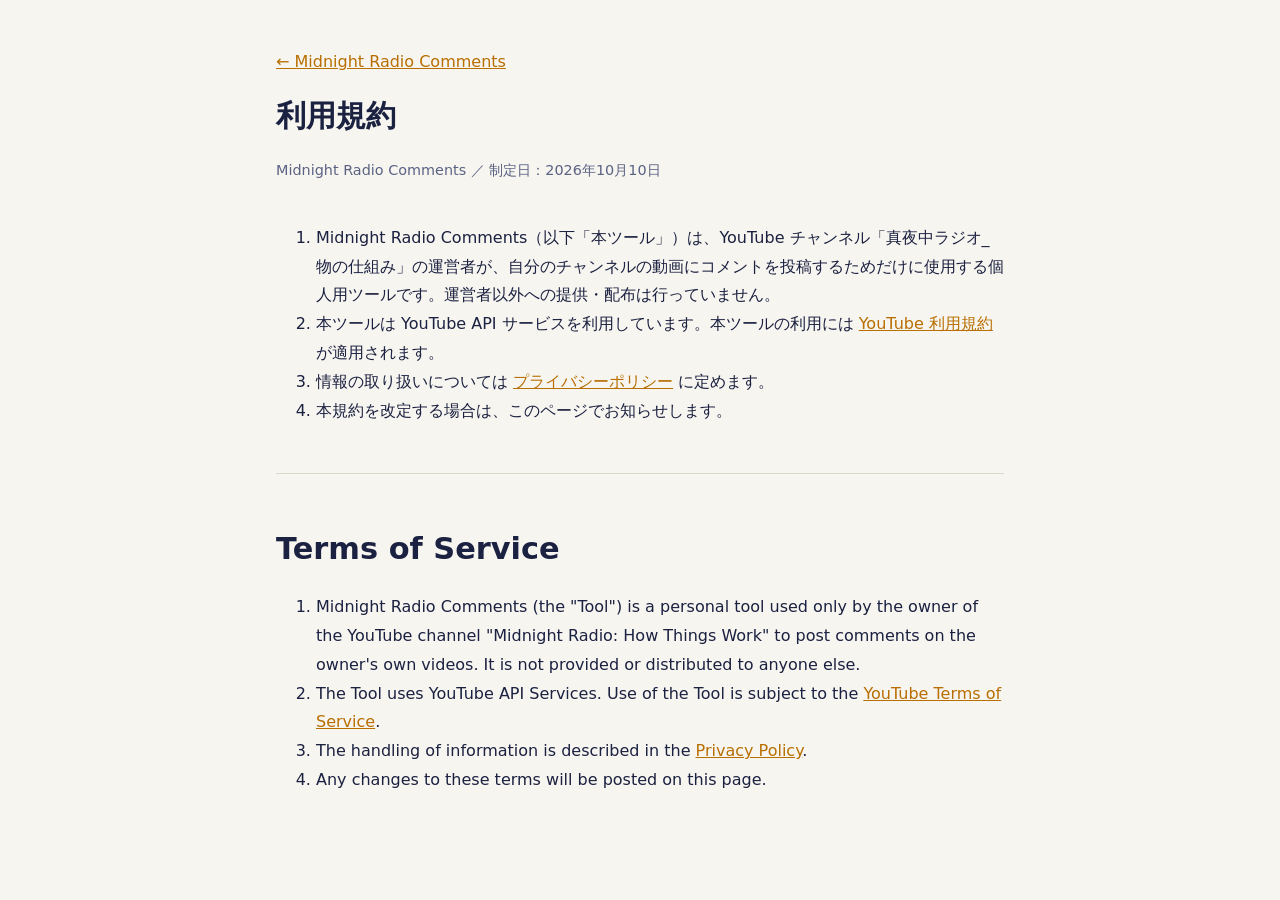
<file: comments/terms.html>
<!doctype html>
<html lang="ja">
<head>
<meta charset="utf-8">
<meta name="viewport" content="width=device-width, initial-scale=1">
<title>利用規約</title>
<meta name="description" content="コメント投稿ツール Midnight Radio Comments の利用規約。">
<link rel="stylesheet" href="../style.css">
</head>
<body>
<main>
  <header>
    <a href="index.html">← Midnight Radio Comments</a>
    <h1>利用規約</h1>
    <p class="muted">Midnight Radio Comments ／ 制定日：2026年10月10日</p>
  </header>

  <ol>
    <li>Midnight Radio Comments（以下「本ツール」）は、YouTube チャンネル「真夜中ラジオ_物の仕組み」の運営者が、自分のチャンネルの動画にコメントを投稿するためだけに使用する個人用ツールです。運営者以外への提供・配布は行っていません。</li>
    <li>本ツールは YouTube API サービスを利用しています。本ツールの利用には <a href="https://www.youtube.com/t/terms">YouTube 利用規約</a> が適用されます。</li>
    <li>情報の取り扱いについては <a href="privacy.html">プライバシーポリシー</a> に定めます。</li>
    <li>本規約を改定する場合は、このページでお知らせします。</li>
  </ol>

  <hr>

  <h1 lang="en">Terms of Service</h1>
  <ol lang="en">
    <li>Midnight Radio Comments (the "Tool") is a personal tool used only by the owner of the YouTube channel "Midnight Radio: How Things Work" to post comments on the owner's own videos. It is not provided or distributed to anyone else.</li>
    <li>The Tool uses YouTube API Services. Use of the Tool is subject to the <a href="https://www.youtube.com/t/terms">YouTube Terms of Service</a>.</li>
    <li>The handling of information is described in the <a href="privacy.html">Privacy Policy</a>.</li>
    <li>Any changes to these terms will be posted on this page.</li>
  </ol>
</main>
</body>
</html>
</file>
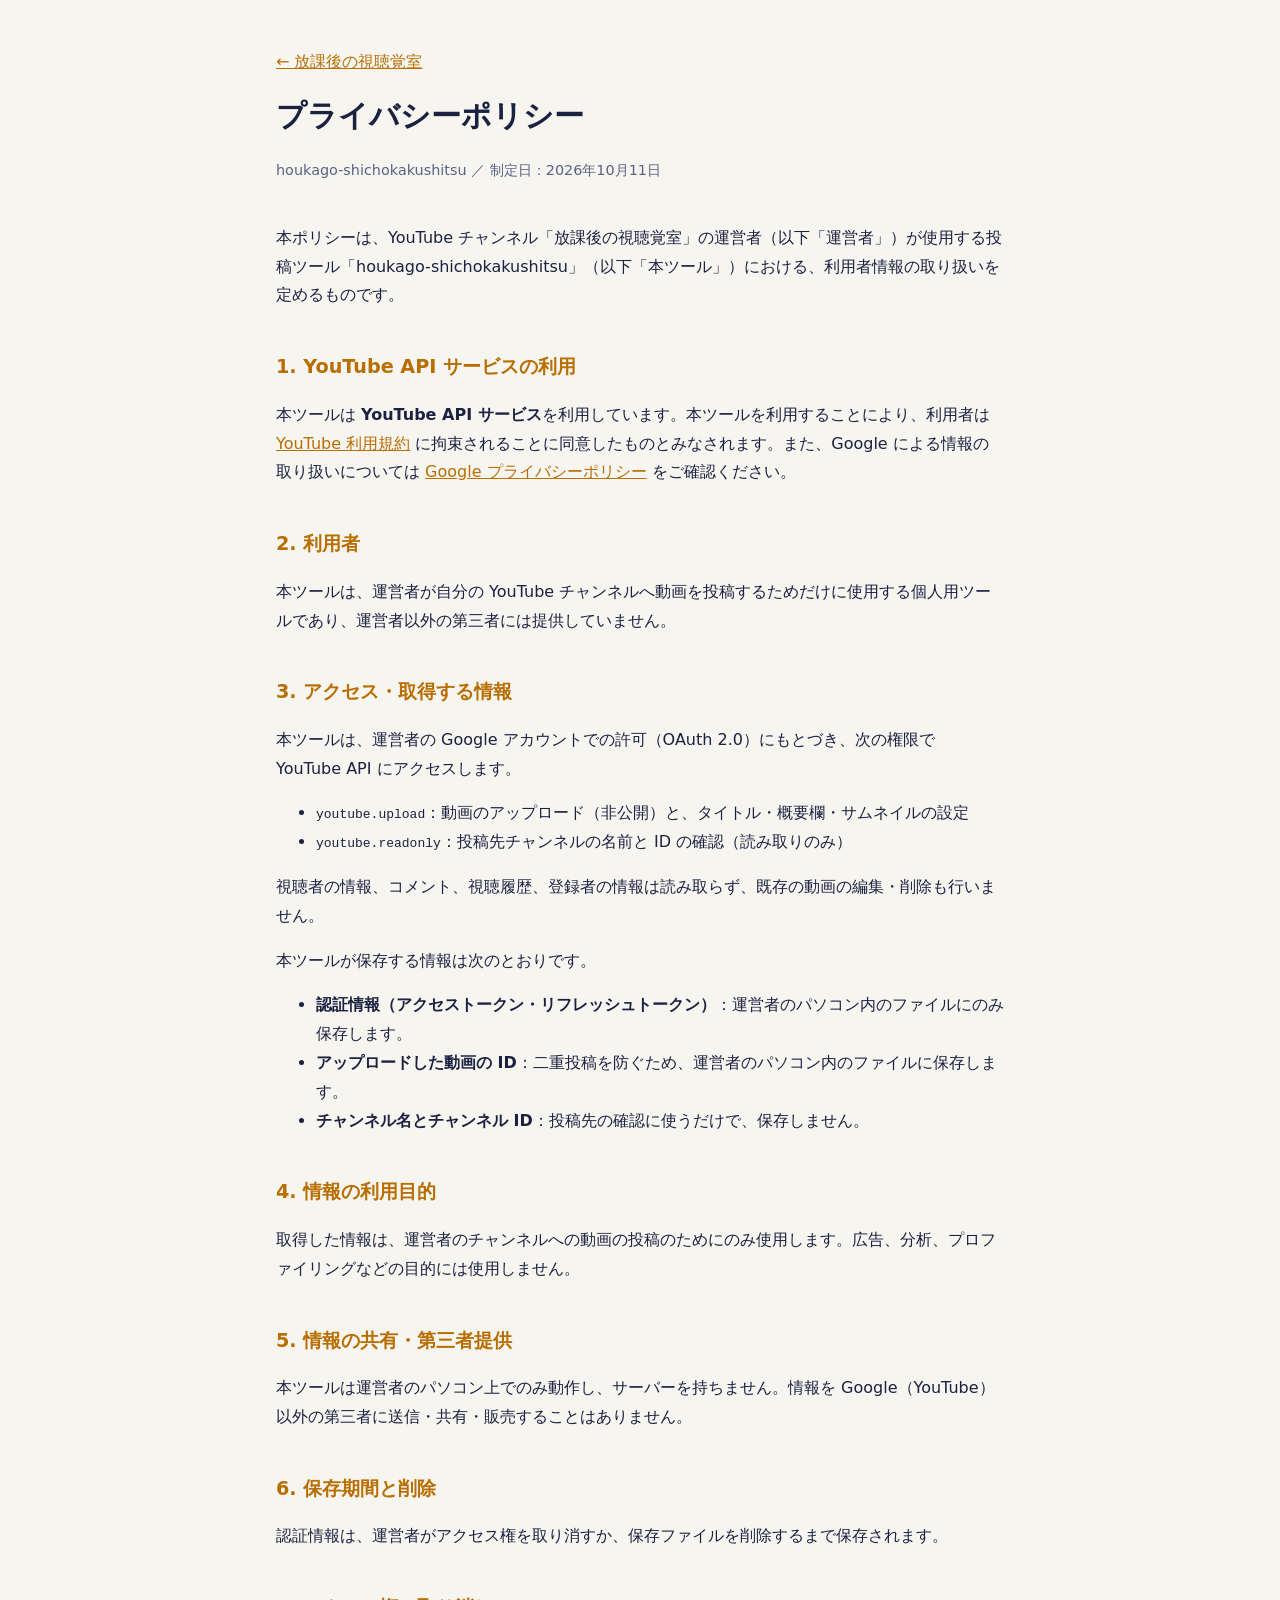
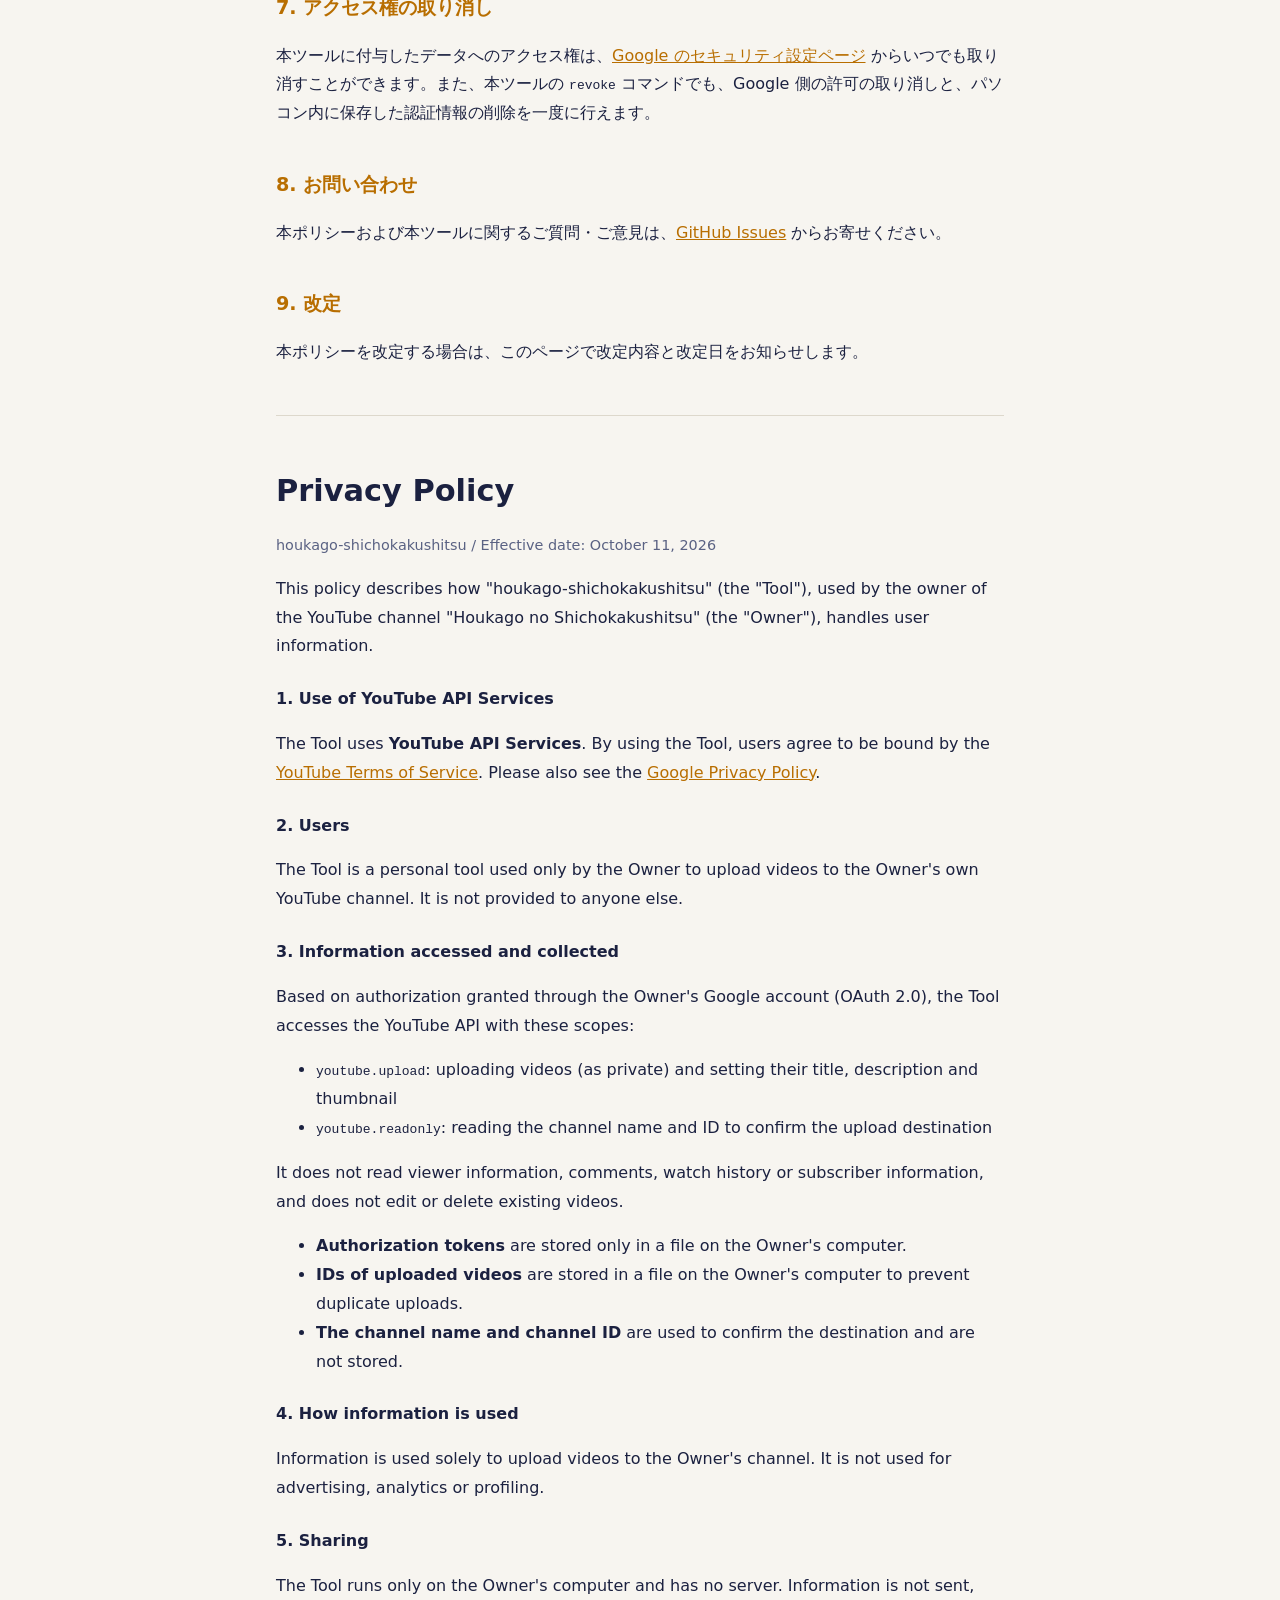
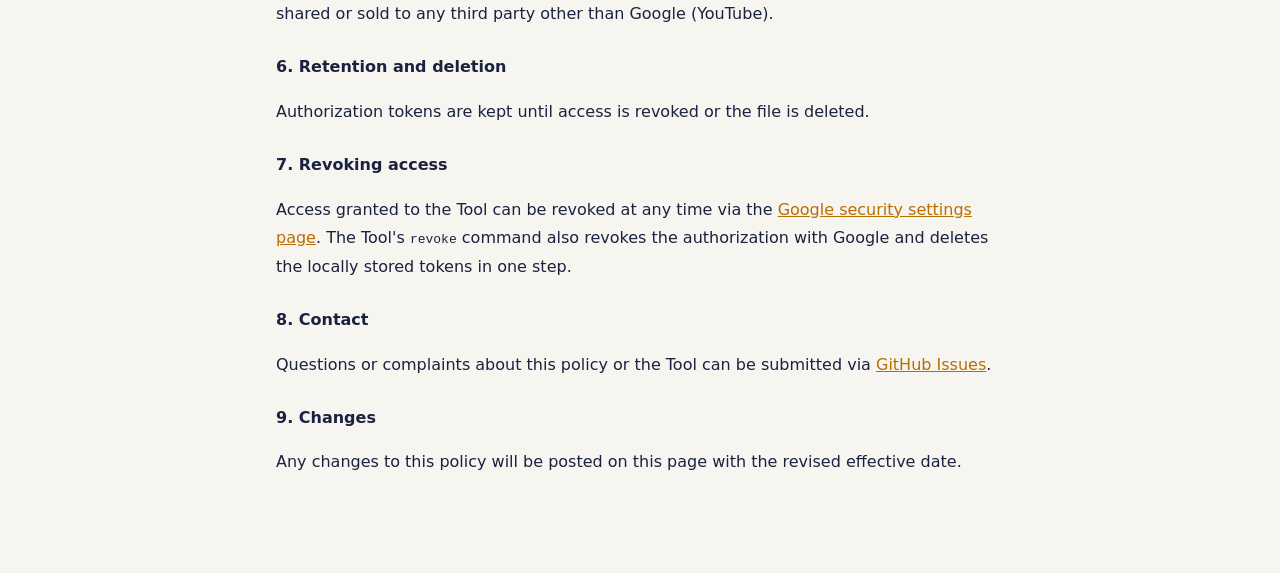
<file: houkago/privacy.html>
<!doctype html>
<html lang="ja">
<head>
<meta charset="utf-8">
<meta name="viewport" content="width=device-width, initial-scale=1">
<title>プライバシーポリシー</title>
<meta name="description" content="「放課後の視聴覚室」の投稿ツールのプライバシーポリシー（YouTube API サービスの利用について）。">
<link rel="stylesheet" href="../style.css">
</head>
<body>
<main>
  <header>
    <a href="index.html">← 放課後の視聴覚室</a>
    <h1>プライバシーポリシー</h1>
    <p class="muted">houkago-shichokakushitsu ／ 制定日：2026年10月11日</p>
  </header>

  <p>本ポリシーは、YouTube チャンネル「放課後の視聴覚室」の運営者（以下「運営者」）が使用する投稿ツール「houkago-shichokakushitsu」（以下「本ツール」）における、利用者情報の取り扱いを定めるものです。</p>

  <h2>1. YouTube API サービスの利用</h2>
  <p>本ツールは <strong>YouTube API サービス</strong>を利用しています。本ツールを利用することにより、利用者は <a href="https://www.youtube.com/t/terms">YouTube 利用規約</a> に拘束されることに同意したものとみなされます。また、Google による情報の取り扱いについては <a href="http://www.google.com/policies/privacy">Google プライバシーポリシー</a> をご確認ください。</p>

  <h2>2. 利用者</h2>
  <p>本ツールは、運営者が自分の YouTube チャンネルへ動画を投稿するためだけに使用する個人用ツールであり、運営者以外の第三者には提供していません。</p>

  <h2>3. アクセス・取得する情報</h2>
  <p>本ツールは、運営者の Google アカウントでの許可（OAuth 2.0）にもとづき、次の権限で YouTube API にアクセスします。</p>
  <ul>
    <li><code>youtube.upload</code>：動画のアップロード（非公開）と、タイトル・概要欄・サムネイルの設定</li>
    <li><code>youtube.readonly</code>：投稿先チャンネルの名前と ID の確認（読み取りのみ）</li>
  </ul>
  <p>視聴者の情報、コメント、視聴履歴、登録者の情報は読み取らず、既存の動画の編集・削除も行いません。</p>
  <p>本ツールが保存する情報は次のとおりです。</p>
  <ul>
    <li><strong>認証情報（アクセストークン・リフレッシュトークン）</strong>：運営者のパソコン内のファイルにのみ保存します。</li>
    <li><strong>アップロードした動画の ID</strong>：二重投稿を防ぐため、運営者のパソコン内のファイルに保存します。</li>
    <li><strong>チャンネル名とチャンネル ID</strong>：投稿先の確認に使うだけで、保存しません。</li>
  </ul>

  <h2>4. 情報の利用目的</h2>
  <p>取得した情報は、運営者のチャンネルへの動画の投稿のためにのみ使用します。広告、分析、プロファイリングなどの目的には使用しません。</p>

  <h2>5. 情報の共有・第三者提供</h2>
  <p>本ツールは運営者のパソコン上でのみ動作し、サーバーを持ちません。情報を Google（YouTube）以外の第三者に送信・共有・販売することはありません。</p>

  <h2>6. 保存期間と削除</h2>
  <p>認証情報は、運営者がアクセス権を取り消すか、保存ファイルを削除するまで保存されます。</p>

  <h2>7. アクセス権の取り消し</h2>
  <p>本ツールに付与したデータへのアクセス権は、<a href="https://security.google.com/settings/security/permissions">Google のセキュリティ設定ページ</a> からいつでも取り消すことができます。また、本ツールの <code>revoke</code> コマンドでも、Google 側の許可の取り消しと、パソコン内に保存した認証情報の削除を一度に行えます。</p>

  <h2>8. お問い合わせ</h2>
  <p>本ポリシーおよび本ツールに関するご質問・ご意見は、<a href="https://github.com/kyomshiro/midnight-radio/issues">GitHub Issues</a> からお寄せください。</p>

  <h2>9. 改定</h2>
  <p>本ポリシーを改定する場合は、このページで改定内容と改定日をお知らせします。</p>

  <hr>

  <h1 lang="en">Privacy Policy</h1>
  <div lang="en">
  <p class="muted">houkago-shichokakushitsu / Effective date: October 11, 2026</p>
  <p>This policy describes how "houkago-shichokakushitsu" (the "Tool"), used by the owner of the YouTube channel "Houkago no Shichokakushitsu" (the "Owner"), handles user information.</p>

  <h3>1. Use of YouTube API Services</h3>
  <p>The Tool uses <strong>YouTube API Services</strong>. By using the Tool, users agree to be bound by the <a href="https://www.youtube.com/t/terms">YouTube Terms of Service</a>. Please also see the <a href="http://www.google.com/policies/privacy">Google Privacy Policy</a>.</p>

  <h3>2. Users</h3>
  <p>The Tool is a personal tool used only by the Owner to upload videos to the Owner's own YouTube channel. It is not provided to anyone else.</p>

  <h3>3. Information accessed and collected</h3>
  <p>Based on authorization granted through the Owner's Google account (OAuth 2.0), the Tool accesses the YouTube API with these scopes:</p>
  <ul>
    <li><code>youtube.upload</code>: uploading videos (as private) and setting their title, description and thumbnail</li>
    <li><code>youtube.readonly</code>: reading the channel name and ID to confirm the upload destination</li>
  </ul>
  <p>It does not read viewer information, comments, watch history or subscriber information, and does not edit or delete existing videos.</p>
  <ul>
    <li><strong>Authorization tokens</strong> are stored only in a file on the Owner's computer.</li>
    <li><strong>IDs of uploaded videos</strong> are stored in a file on the Owner's computer to prevent duplicate uploads.</li>
    <li><strong>The channel name and channel ID</strong> are used to confirm the destination and are not stored.</li>
  </ul>

  <h3>4. How information is used</h3>
  <p>Information is used solely to upload videos to the Owner's channel. It is not used for advertising, analytics or profiling.</p>

  <h3>5. Sharing</h3>
  <p>The Tool runs only on the Owner's computer and has no server. Information is not sent, shared or sold to any third party other than Google (YouTube).</p>

  <h3>6. Retention and deletion</h3>
  <p>Authorization tokens are kept until access is revoked or the file is deleted.</p>

  <h3>7. Revoking access</h3>
  <p>Access granted to the Tool can be revoked at any time via the <a href="https://security.google.com/settings/security/permissions">Google security settings page</a>. The Tool's <code>revoke</code> command also revokes the authorization with Google and deletes the locally stored tokens in one step.</p>

  <h3>8. Contact</h3>
  <p>Questions or complaints about this policy or the Tool can be submitted via <a href="https://github.com/kyomshiro/midnight-radio/issues">GitHub Issues</a>.</p>

  <h3>9. Changes</h3>
  <p>Any changes to this policy will be posted on this page with the revised effective date.</p>
  </div>
</main>
</body>
</html>
</file>
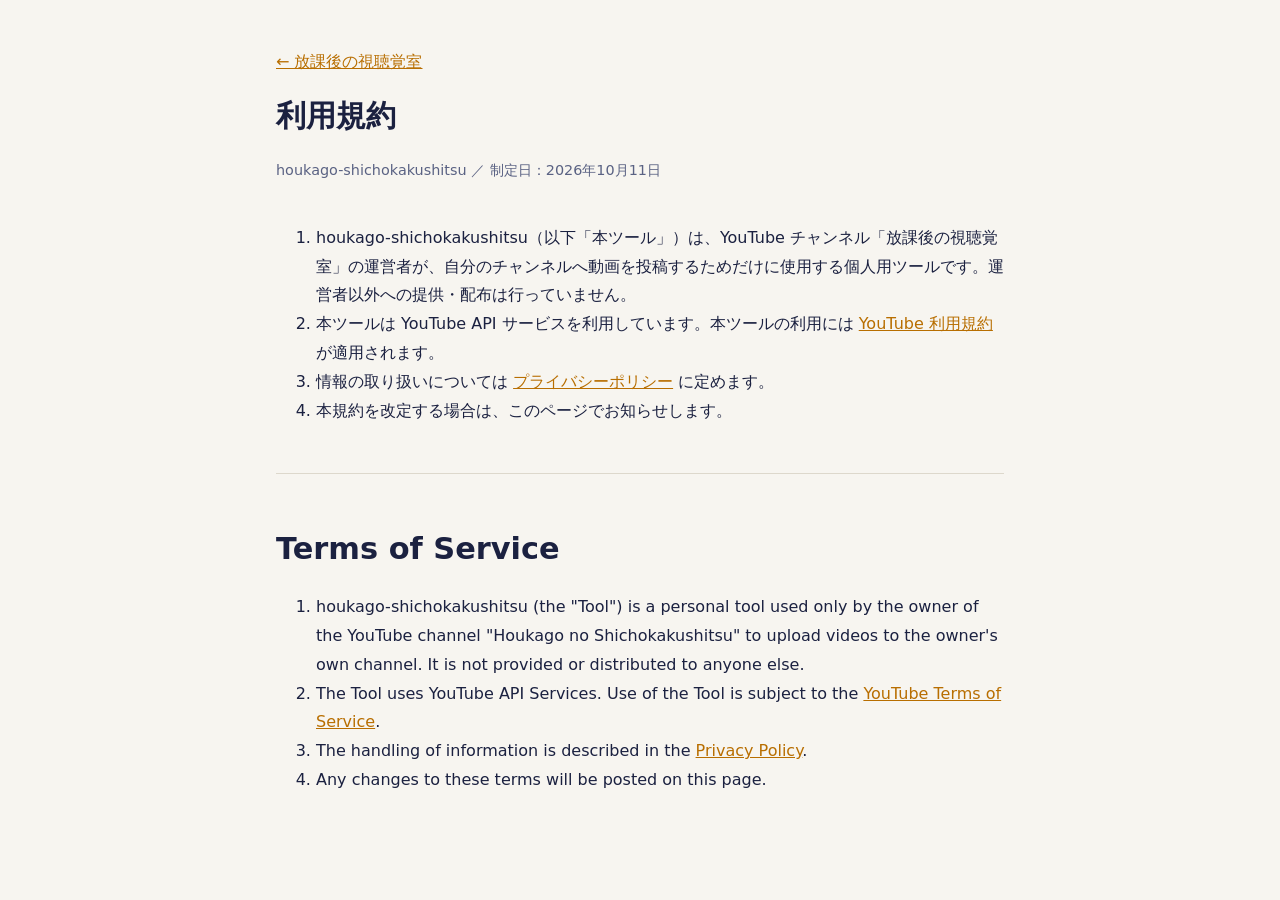
<file: houkago/terms.html>
<!doctype html>
<html lang="ja">
<head>
<meta charset="utf-8">
<meta name="viewport" content="width=device-width, initial-scale=1">
<title>利用規約</title>
<meta name="description" content="「放課後の視聴覚室」の投稿ツールの利用規約。">
<link rel="stylesheet" href="../style.css">
</head>
<body>
<main>
  <header>
    <a href="index.html">← 放課後の視聴覚室</a>
    <h1>利用規約</h1>
    <p class="muted">houkago-shichokakushitsu ／ 制定日：2026年10月11日</p>
  </header>

  <ol>
    <li>houkago-shichokakushitsu（以下「本ツール」）は、YouTube チャンネル「放課後の視聴覚室」の運営者が、自分のチャンネルへ動画を投稿するためだけに使用する個人用ツールです。運営者以外への提供・配布は行っていません。</li>
    <li>本ツールは YouTube API サービスを利用しています。本ツールの利用には <a href="https://www.youtube.com/t/terms">YouTube 利用規約</a> が適用されます。</li>
    <li>情報の取り扱いについては <a href="privacy.html">プライバシーポリシー</a> に定めます。</li>
    <li>本規約を改定する場合は、このページでお知らせします。</li>
  </ol>

  <hr>

  <h1 lang="en">Terms of Service</h1>
  <ol lang="en">
    <li>houkago-shichokakushitsu (the "Tool") is a personal tool used only by the owner of the YouTube channel "Houkago no Shichokakushitsu" to upload videos to the owner's own channel. It is not provided or distributed to anyone else.</li>
    <li>The Tool uses YouTube API Services. Use of the Tool is subject to the <a href="https://www.youtube.com/t/terms">YouTube Terms of Service</a>.</li>
    <li>The handling of information is described in the <a href="privacy.html">Privacy Policy</a>.</li>
    <li>Any changes to these terms will be posted on this page.</li>
  </ol>
</main>
</body>
</html>
</file>
<file: style.css>
:root {
  --bg: #0B1020;
  --panel: #151B30;
  --text: #E8ECF5;
  --muted: #8A93B2;
  --amber: #FFB547;
  --line: #2A3358;
}
@media (prefers-color-scheme: light) {
  :root:not([data-theme="dark"]) {
    --bg: #F7F5F0;
    --panel: #FFFFFF;
    --text: #1B2140;
    --muted: #5A6283;
    --amber: #B86E00;
    --line: #DDD8CC;
  }
}
* { box-sizing: border-box; }
body {
  margin: 0;
  background: var(--bg);
  color: var(--text);
  font-family: "BIZ UDPGothic", "Hiragino Sans", "Yu Gothic UI", system-ui, sans-serif;
  line-height: 1.8;
}
main { max-width: 760px; margin: 0 auto; padding: 48px 16px 80px; }
header { margin-bottom: 40px; }
.onair {
  display: inline-block;
  border: 2px solid #FF6B6B;
  color: #FF6B6B;
  border-radius: 6px;
  padding: 0 10px;
  font-weight: 700;
  letter-spacing: 0.2em;
  font-size: 0.85rem;
}
h1 { font-size: 1.9rem; margin: 12px 0 4px; }
h2 { font-size: 1.2rem; margin: 40px 0 8px; color: var(--amber); }
h3 { font-size: 1rem; margin: 24px 0 4px; }
p, li { color: var(--text); }
.muted { color: var(--muted); font-size: 0.9rem; }
a { color: var(--amber); }
nav { display: flex; gap: 20px; flex-wrap: wrap; margin-top: 16px; }
.card { background: var(--panel); border: 1px solid var(--line); border-radius: 12px; padding: 20px 24px; margin: 16px 0; }
hr { border: 0; border-top: 1px solid var(--line); margin: 48px 0; }
footer { margin-top: 64px; }
</file>
